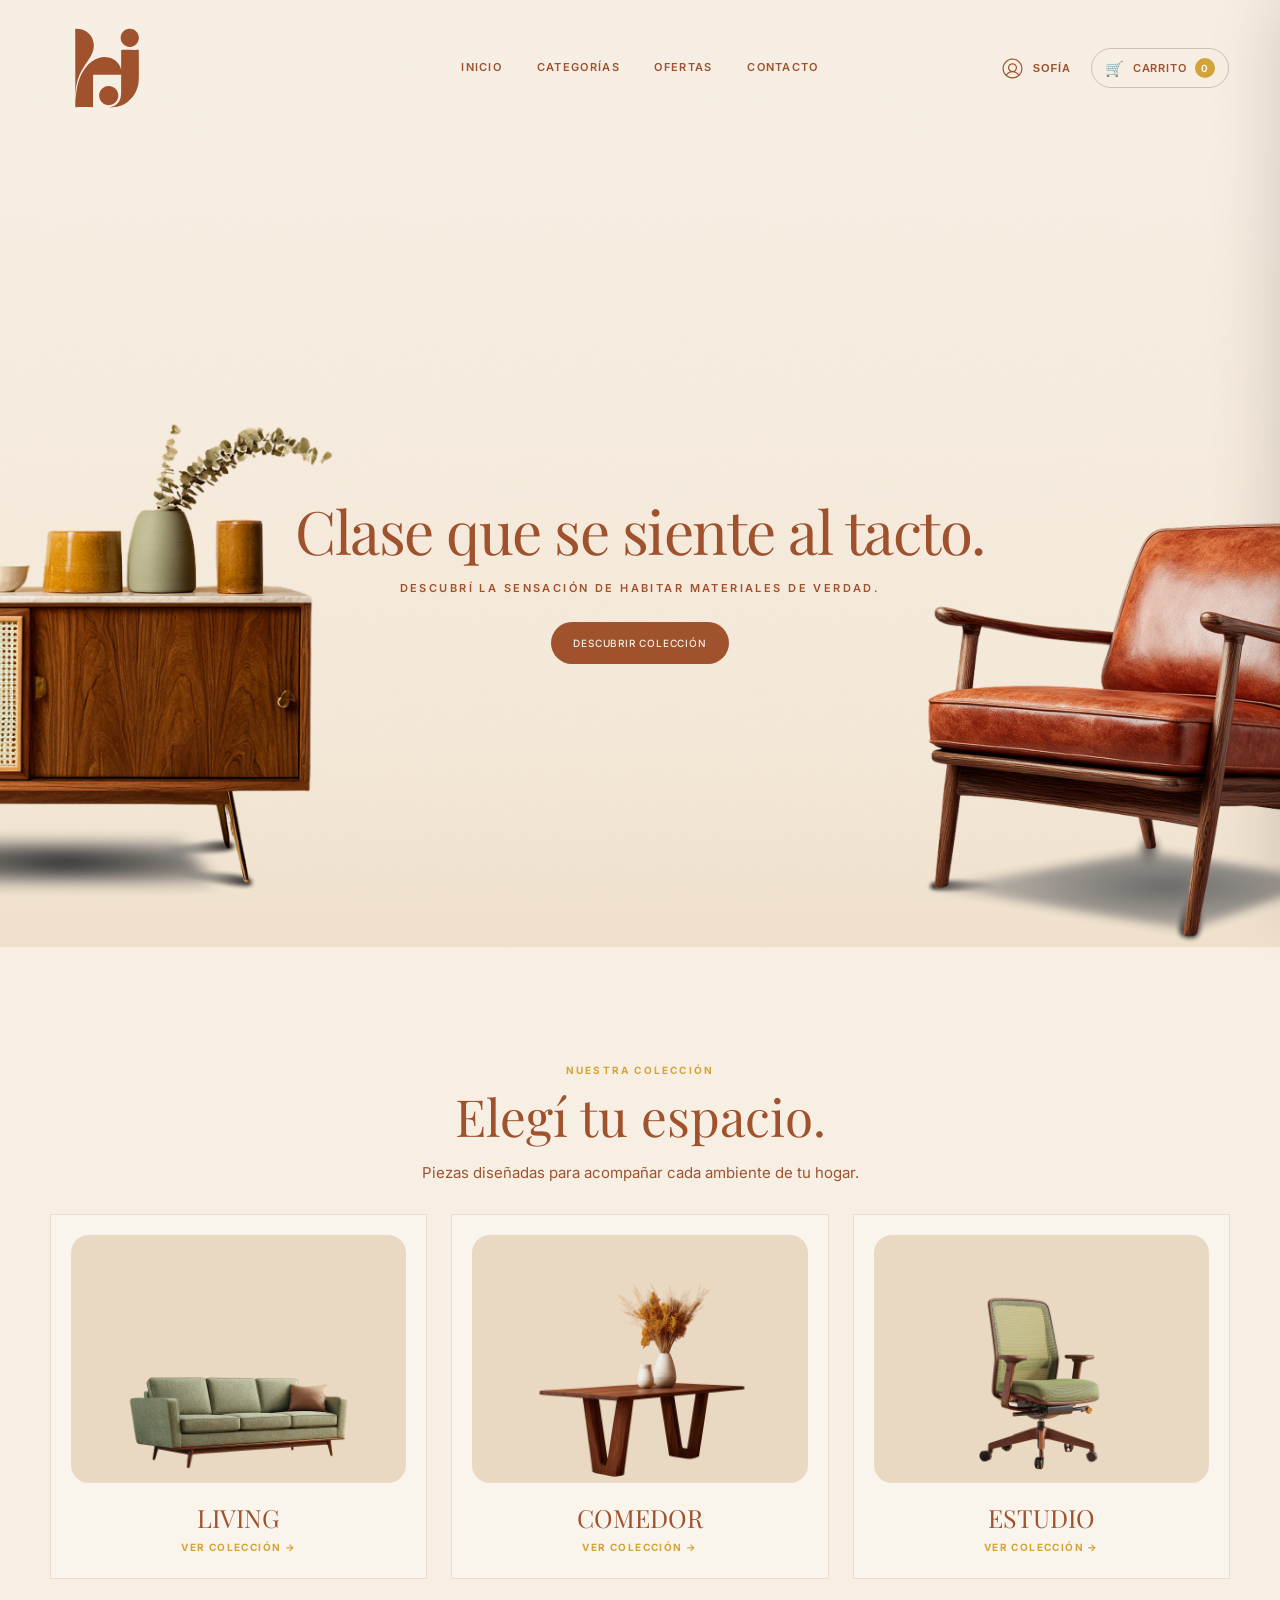
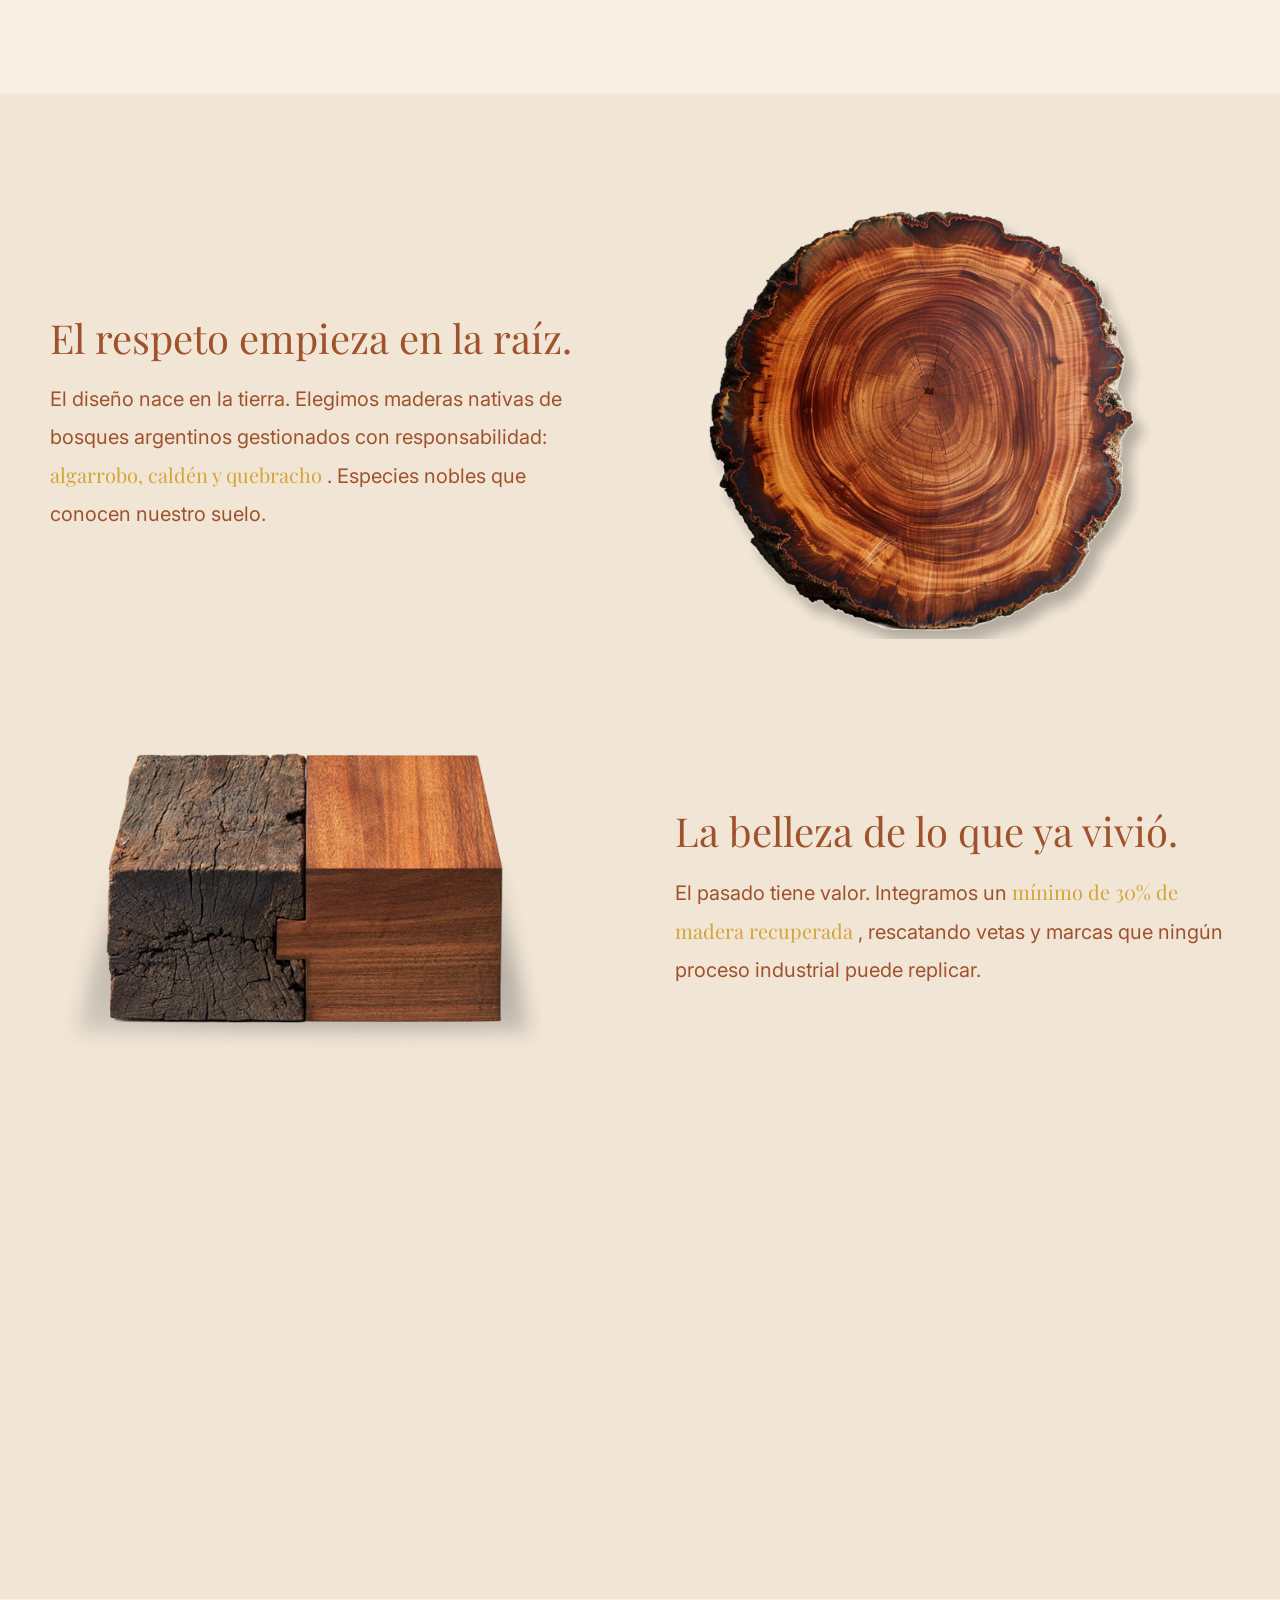
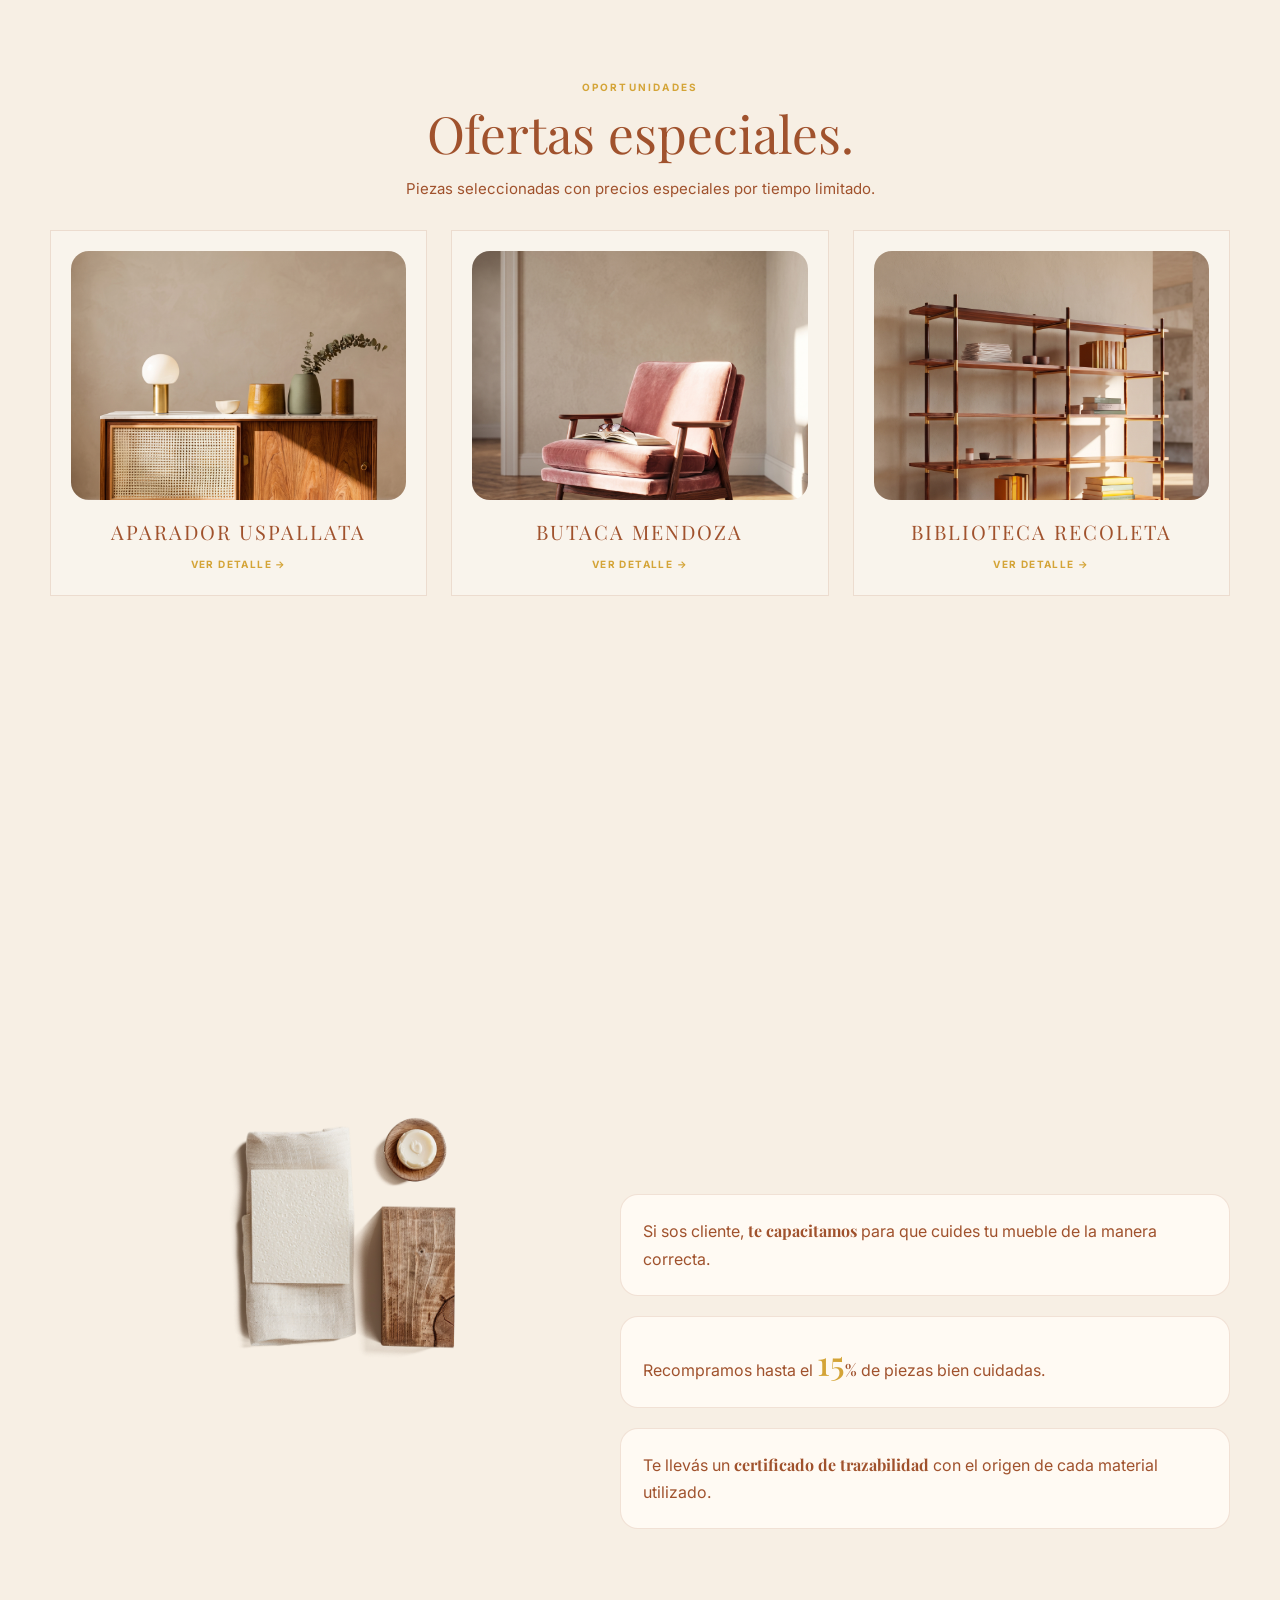
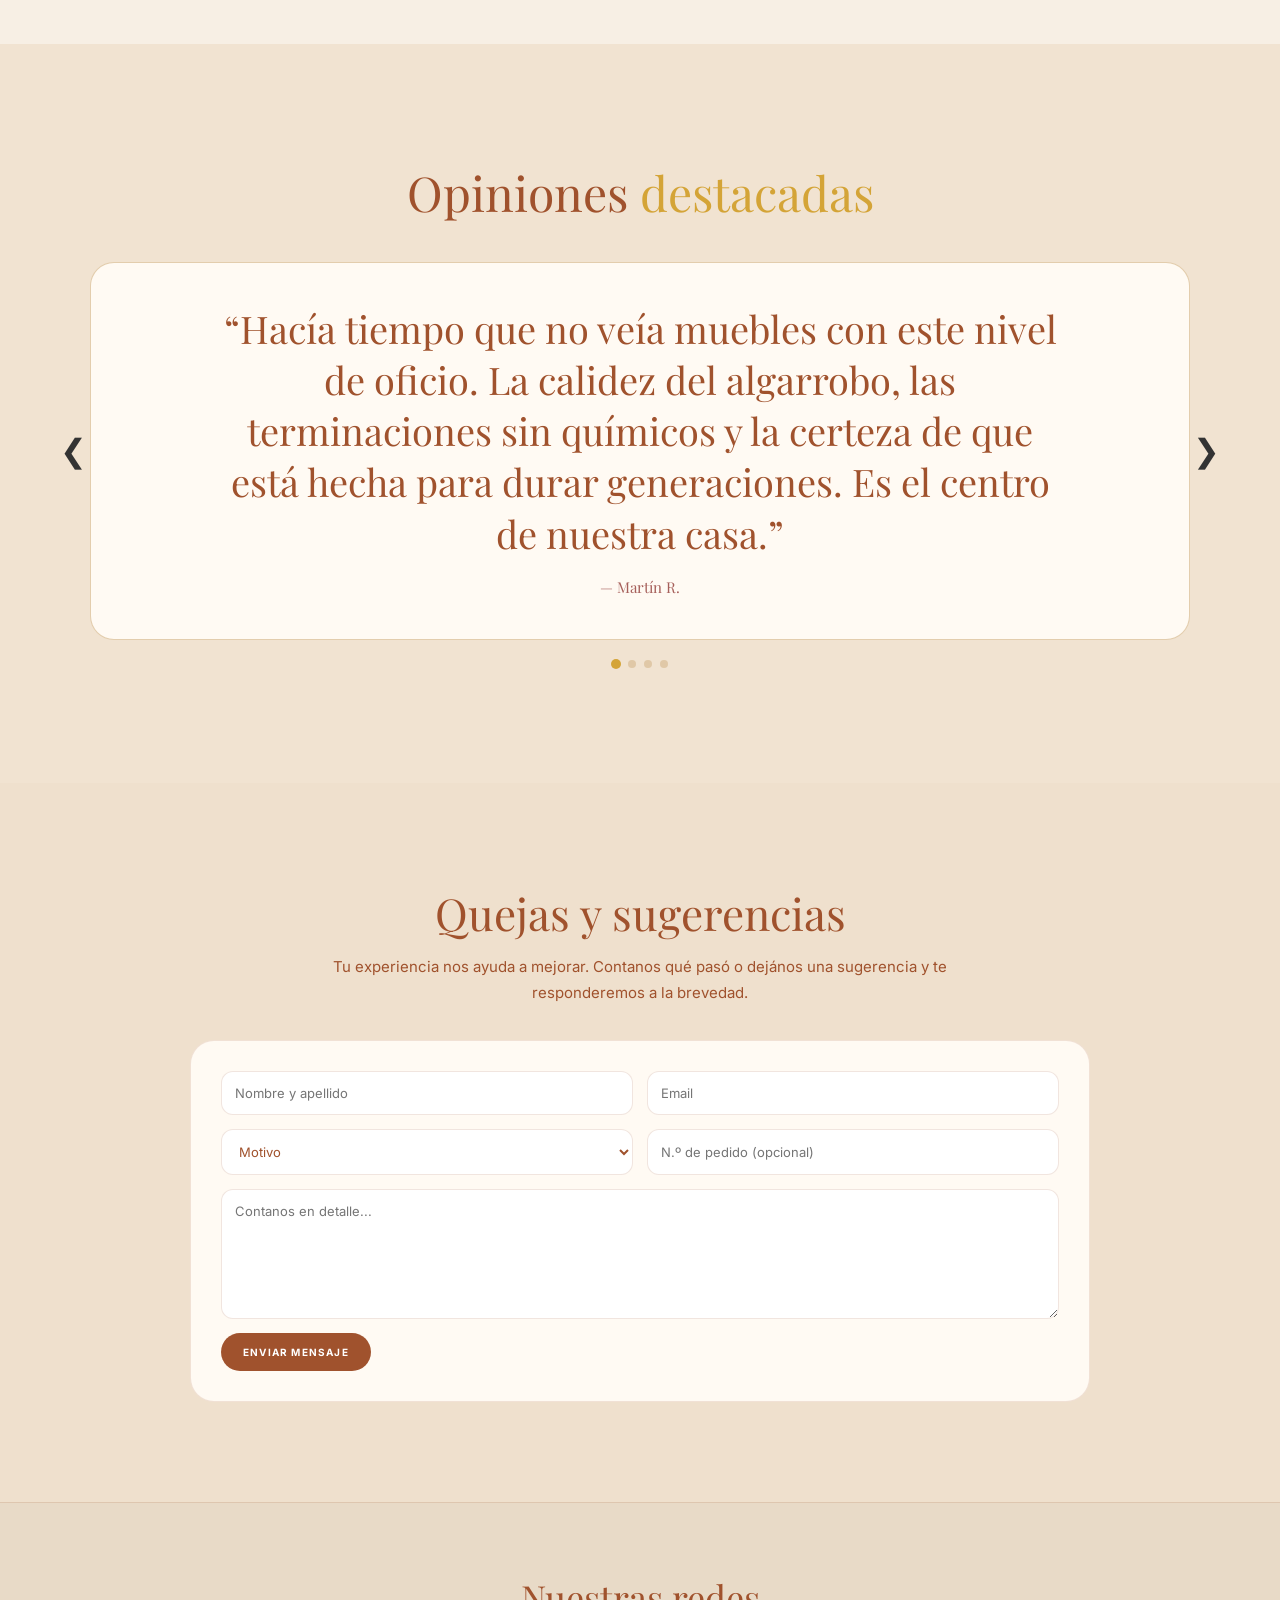
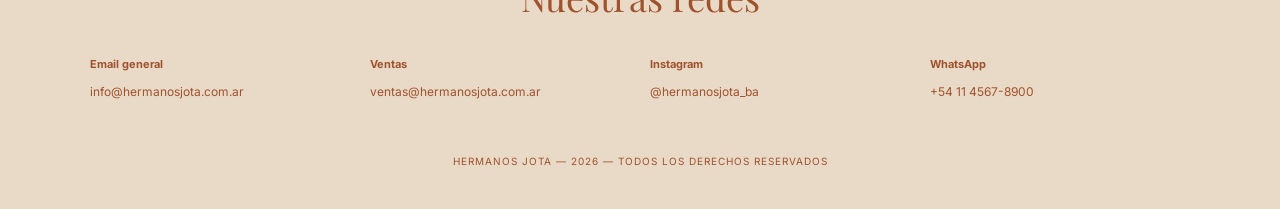
<file: index.html>
<!DOCTYPE html>
<html lang="es">

<head>
  <meta charset="UTF-8">
  <meta name="viewport" content="width=device-width, initial-scale=1.0">

  <meta name="description"
    content="Hermanos Jota — Mueblería artesanal con maderas nativas argentinas. Diseño, calidad y tradición familiar.">

  <title>Mueblería Jota</title>

  <!-- Tipografía -->
  <link rel="preconnect" href="https://fonts.googleapis.com">
<link rel="preconnect" href="https://fonts.gstatic.com" crossorigin>
<link href="https://fonts.googleapis.com/css2?family=Inter:wght@300;400;500;700&family=Playfair+Display:wght@400;700&display=swap" rel="stylesheet">

  <link
    href="https://fonts.googleapis.com/css2?family=Inter:wght@300;400;500;600;700&family=Playfair+Display:wght@400;500;600&display=swap"
    rel="stylesheet">

  <!-- Estilos -->
  <link rel="stylesheet" href="./css/variables.css">
  <link rel="stylesheet" href="./css/styles.css">
</head>

<body>

  <!-- Textura de fondo -->
  <div class="grain" aria-hidden="true"></div>


  <!-- =====================================================
       HEADER / NAVBAR
  ====================================================== -->

  <header class="nav-bar" id="navBar">

    <!-- Logo -->
    <a href="#inicio" class="nav-bar__logo-link">
      <img class="logo-header" src="./assets/logo.svg" alt="Mueblería Jota">
    </a>


    <!-- Botón menú mobile -->
    <button class="nav-bar__toggle" id="navToggle" type="button" aria-label="Abrir menú" aria-expanded="false"
      aria-controls="navLinks">
      <span></span>
      <span></span>
      <span></span>
    </button>


    <!-- Navegación principal -->
    <nav class="secciones" id="navLinks" aria-label="Navegación principal">

      <a href="#inicio">INICIO</a>

      <a href="#categorias">CATEGORÍAS</a>

      <a href="#ofertas">OFERTAS</a>

      <a href="./contacto.html">CONTACTO</a>

    </nav>


    <!-- Acciones del usuario -->
    <div class="nav-bar__actions">

      <!-- Usuario -->
      <div class="profile-wrap" id="profileWrap">
        <button class="profile" id="profileButton" type="button" aria-label="Perfil de usuario" aria-expanded="false">
          <img class="profile__icon" src="./assets/icon-user.svg" alt="">
          <span class="profile__label">SOFÍA</span>
        </button>
        <div class="profile-menu" id="profileMenu">
          <p class="profile-menu__eyebrow">MI CUENTA</p>
          <h3>Hola, Sofía</h3>
          <a href="#contacto">Mis consultas</a>
          <button type="button" id="loginToggle">Iniciar sesión</button>
          <div class="login-box" id="loginBox">
            <input type="email" id="loginEmail" placeholder="Email">
            <input type="password" id="loginPassword" placeholder="Contraseña">
            <button type="button" id="loginButton">INGRESAR</button>
          </div>
        </div>
      </div>


      <!-- Carrito -->
      <button class="cart-button" id="cartButton" type="button" aria-label="Abrir carrito" aria-controls="cartPanel">

        <span class="cart-button__icon" aria-hidden="true">
          🛒
        </span>

        <span class="cart-button__label">
          CARRITO
        </span>

        <span class="cart-button__count" id="cartCount" aria-live="polite">
          0
        </span>

      </button>

    </div>

  </header>



  <!-- =====================================================
       HERO
  ====================================================== -->

  <main>

    <section class="hero-section" id="inicio" aria-labelledby="heroTitle">

      <div class="hero-container">

        <div class="hero-copy">

          <h1 class="hero-copy__title" id="heroTitle">
            Clase que se siente al tacto.
          </h1>

          <p class="hero-copy__subtitle">
            DESCUBRÍ LA SENSACIÓN DE HABITAR MATERIALES DE VERDAD.
          </p>

          <a class="hero-copy__button" href="./productos.html">
            DESCUBRIR COLECCIÓN
          </a>

        </div>

      </div>


      <div class="hero-visuals" id="heroVisuals">

        <img class="hero-visuals__mesa" id="heroMesa" src="./assets/Group 7.png" alt="Mesa de comedor de madera">

        <img class="hero-visuals__sillon" id="heroSillon" src="./assets/Group 6.png" alt="Sillón de cuero">

      </div>

    </section>



    <!-- =====================================================
         CATEGORÍAS 
    ====================================================== -->

    <section class="categorias" id="categorias" aria-labelledby="categoriasTitle">

      <div class="categorias__container">

        <div class="section-heading">

          <p class="section-heading__eyebrow">
            NUESTRA COLECCIÓN
          </p>

          <h2 class="section-heading__title" id="categoriasTitle">
            Elegí tu espacio.
          </h2>

          <p class="section-heading__text">
            Piezas diseñadas para acompañar cada ambiente de tu hogar.
          </p>

        </div>


        <div class="categorias__grid">

          <!-- Tarjeta 1: Living -->
          <a class="categoria-card" href="./productos.html?categoria=livings">
            <span class="categoria-card__image">
              <img src="./assets/Sofá Patagonia.png" alt="Muebles para living">
            </span>
        
            <span class="categoria-card__name">
              LIVING
            </span>
        
            <span class="categoria-card__action">
              <span class="categoria-card__link">VER COLECCIÓN →</span>
            </span>
          </a>
        
          <!-- Tarjeta 2: Comedor -->
          <a class="categoria-card" href="./productos.html?categoria=comedor">
            <span class="categoria-card__image">
              <img src="./assets/Mesa Comedor Pampa.png" alt="Muebles para comedor">
            </span>
        
            <span class="categoria-card__name">
              COMEDOR
            </span>
        
            <span class="categoria-card__action">
              <span class="categoria-card__link">VER COLECCIÓN →</span>
            </span>
          </a>
        
          <!-- Tarjeta 3: Estudio -->
          <a class="categoria-card" href="./productos.html?categoria=estudio">
            <span class="categoria-card__image">
              <img src="./assets/Silla de Trabajo Belgrano.png" alt="Muebles para estudio">
            </span>
        
            <span class="categoria-card__name">
              ESTUDIO
            </span>
        
            <span class="categoria-card__action">
              <span class="categoria-card__link">VER COLECCIÓN →</span>
            </span>
          </a>
        
        </div>

      </div>

    </section>



    <!-- =====================================================
         SOSTENIBILIDAD
    ====================================================== -->

    <section class="sostenibilidad" id="sostenibilidad">

      <div class="sostenibilidad__container">


        <article class="sostenibilidad__row reveal reveal--left">

          <div class="sostenibilidad__copy">

            <h2 class="sostenibilidad__title">
              El respeto empieza en la raíz.
            </h2>

            <p class="sostenibilidad__text">
              El diseño nace en la tierra. Elegimos maderas nativas
              de bosques argentinos gestionados con responsabilidad:
              <span class="sostenibilidad__accent">
                algarrobo, caldén y quebracho
              </span>.
              Especies nobles que conocen nuestro suelo.
            </p>

          </div>


          <div class="sostenibilidad__media">

            <img
              src="./assets/u2884128359_A_raw_cross-section_log_of_Argentine_Algarrobo_wo_39d5ba76-1113-412d-8379-6209f2582572_3 1.png"
              alt="Corte transversal de un tronco de algarrobo" loading="lazy">

          </div>

        </article>



        <article class="sostenibilidad__row sostenibilidad__row--reverse reveal reveal--right">

          <div class="sostenibilidad__copy">

            <h2 class="sostenibilidad__title">
              La belleza de lo que ya vivió.
            </h2>

            <p class="sostenibilidad__text">
              El pasado tiene valor. Integramos un
              <span class="sostenibilidad__accent">
                mínimo de 30% de madera recuperada
              </span>,
              rescatando vetas y marcas que ningún proceso industrial
              puede replicar.
            </p>

          </div>


          <div class="sostenibilidad__media">

            <img src="./assets/Group 8.png" alt="Unión de madera recuperada y madera nueva" loading="lazy">

          </div>

        </article>



        <article class="sostenibilidad__row reveal reveal--left">

          <div class="sostenibilidad__copy">

            <h2 class="sostenibilidad__title">
              Cercanía, oficio y aire limpio.
            </h2>

            <p class="sostenibilidad__text">
              Oficio local en el Gran Buenos Aires y
              <span class="sostenibilidad__accent">
                acabados de bajo COV, libres de toxinas
              </span>.
              Cuidamos a los artesanos y creamos piezas que respiran
              con tu hogar.
            </p>

          </div>


          <div class="sostenibilidad__media">

            <img
              src="./assets/u2884128359_A_raw_cross-section_log_of_Argentine_Algarrobo_wo_39d5ba76-1113-412d-8379-6209f2582572_32.png"
              alt="Acabado natural de madera" loading="lazy">

          </div>

        </article>

      </div>

    </section>


    <!-- =====================================================
         OFERTAS
    ====================================================== -->

    <section class="destacados" id="ofertas" aria-labelledby="ofertasTitle">

      <div class="ofertas__container">

        <div class="section-heading">

          <p class="section-heading__eyebrow">
            OPORTUNIDADES
          </p>

          <h2 class="section-heading__title" id="ofertasTitle">
            Ofertas especiales.
          </h2>

          <p class="section-heading__text">
            Piezas seleccionadas con precios especiales por tiempo limitado.
          </p>

        </div>


        <div class="ofertas__products" id="ofertasProducts"></div>

      </div>
      <div class="destacados__container">

        
    
        <div class="destacados__grid">
    
          <!-- Card 1 -->
<a class="destacado-card" href="./producto-detalle.html?id=6">
  <div class="destacado-card__image">
    <img src="./assets/fotos_prod/aparador_uspallata_prod.jpg" alt="Aparador Uspallata">
  </div>

  <h3 class="destacado-card__name">
    Aparador Uspallata
  </h3>

  <div class="destacado-card__action">
    <span class="destacado-card__link">VER DETALLE →</span>
  </div>
</a>

<!-- Card 2 -->
<a class="destacado-card" href="./producto-detalle.html?id=9">
  <div class="destacado-card__image">
    <img src="./assets/fotos_prod/butaca_mendoza_prod.jpg" alt="Butaca Mendoza">
  </div>

  <h3 class="destacado-card__name">
    Butaca Mendoza
  </h3>

  <div class="destacado-card__action">
    <span class="destacado-card__link">VER DETALLE →</span>
  </div>
</a>

<!-- Card 3 -->
<a class="destacado-card" href="./producto-detalle.html?id=4">
  <div class="destacado-card__image">
    <img src="./assets/fotos_prod/biblio_recoleta_prod.jpg" alt="Biblioteca Recoleta">
  </div>

  <h3 class="destacado-card__name">
    Biblioteca Recoleta
  </h3>

  <div class="destacado-card__action">
    <span class="destacado-card__link">VER DETALLE →</span>
  </div>
</a>
    
        </div>
    
      </div>
    </section>



    <!-- =====================================================
         GARANTÍA
    ====================================================== -->

    <section class="garantia" id="garantia">

      <div class="garantia__container">

        <h2 class="garantia__title reveal">
          Pensado para toda la vida y cuidado por las mismas manos.
        </h2>


        <div class="garantia__content">

          <div class="garantia__media reveal reveal--left">

            <img
              src="./assets/u2884128359_A_raw_cross-section_log_of_Argentine_Algarrobo_wo_39d5ba76-1113-412d-8379-6209f2582572_3.png"
              alt="Telas, jabón y madera natural" loading="lazy">

          </div>


          <div class="garantia__list">

            <p class="garantia__item reveal">
              Tu mueble cuenta con una garantía de
              <strong>
                <span class="counter" data-target="10">0</span> años
              </strong>
              en estructura y
              <strong>
                <span class="counter" data-target="5">0</span> años
              </strong>
              en acabados.
            </p>


            <p class="garantia__item reveal">
              Te ofrecemos un servicio de
              <strong>restauración</strong>
              donde recuperamos tu pieza antigua.
            </p>


            <p class="garantia__item reveal">
              Si sos cliente,
              <strong>te capacitamos</strong>
              para que cuides tu mueble de la manera correcta.
            </p>


            <p class="garantia__item reveal">
              Recompramos hasta el
              <strong>
                <span class="counter" data-target="40">0</span>%
              </strong>
              de piezas bien cuidadas.
            </p>


            <p class="garantia__item reveal">
              Te llevás un
              <strong>certificado de trazabilidad</strong>
              con el origen de cada material utilizado.
            </p>

          </div>

        </div>

      </div>

    </section>



    <!-- =====================================================
         OPINIONES
    ====================================================== -->

    <section class="opiniones" id="opiniones">

      <div class="opiniones__container">

        <h2 class="opiniones__title reveal">
          Opiniones
          <span class="opiniones__title-accent">
            destacadas
          </span>
        </h2>


        <div class="opiniones__slider">


          <blockquote class="opiniones__card opiniones__card--active" data-index="0">

            <p class="opiniones__quote">
              “Hacía tiempo que no veía muebles con este nivel de oficio.
              La calidez del algarrobo, las terminaciones sin químicos
              y la certeza de que está hecha para durar generaciones.
              Es el centro de nuestra casa.”
            </p>

            <footer class="opiniones__author">
              — Martín R.
            </footer>

          </blockquote>


          <blockquote class="opiniones__card" data-index="1" hidden>

            <p class="opiniones__quote">
              “El sillón Patagonia superó todas nuestras expectativas.
              Se nota el cuidado en cada detalle y el cuero envejece
              de una forma hermosa.”
            </p>

            <footer class="opiniones__author">
              — Carolina M.
            </footer>

          </blockquote>


          <blockquote class="opiniones__card" data-index="2" hidden>

            <p class="opiniones__quote">
              “Pedimos una mesa a medida y el proceso fue impecable:
              asesoramiento, muestras de madera y plazos cumplidos.”
            </p>

            <footer class="opiniones__author">
              — Diego y Lucía
            </footer>

          </blockquote>


          <blockquote class="opiniones__card" data-index="3" hidden>

            <p class="opiniones__quote">
              “La biblioteca Recoleta transformó nuestro living.
              Materiales nobles, terminaciones perfectas y un equipo
              que realmente escucha.”
            </p>

            <footer class="opiniones__author">
              — Ana P.
            </footer>

          </blockquote>

        </div>


        <div class="opiniones__dots" role="tablist" aria-label="Testimonios">

          <button class="opiniones__dot opiniones__dot--active" type="button" aria-label="Opinión 1"
            data-index="0"></button>

          <button class="opiniones__dot" type="button" aria-label="Opinión 2" data-index="1"></button>

          <button class="opiniones__dot" type="button" aria-label="Opinión 3" data-index="2"></button>

          <button class="opiniones__dot" type="button" aria-label="Opinión 4" data-index="3"></button>

        </div>

      </div>

    </section>

  </main>



  <section class="quejas" id="quejas" aria-labelledby="quejasTitle">
    <div class="quejas__container">
      <h2 class="quejas__title" id="quejasTitle">Quejas y sugerencias</h2>
      <p class="quejas__intro">Tu experiencia nos ayuda a mejorar. Contanos qué pasó o dejános una sugerencia y te
        responderemos a la brevedad.</p>
      <form class="quejas__form" id="quejasForm">
        <input type="text" placeholder="Nombre y apellido" required>
        <input type="email" placeholder="Email" required>
        <select required>
          <option value="">Motivo</option>
          <option>Queja</option>
          <option>Sugerencia</option>
          <option>Consulta</option>
          <option>Postventa</option>
        </select>
        <input type="text" placeholder="N.º de pedido (opcional)">
        <textarea placeholder="Contanos en detalle..." required></textarea>
        <button type="submit">ENVIAR MENSAJE</button>
      </form>
    </div>
  </section>

  <!-- =====================================================
       PANEL DEL CARRITO
  ====================================================== -->

  <aside class="cart-panel" id="cartPanel" aria-label="Carrito de compras" aria-hidden="true">

    <div class="cart-panel__header">

      <h2 class="cart-panel__title">
        Tu carrito
      </h2>

      <button class="cart-panel__close" id="cartClose" type="button" aria-label="Cerrar carrito">
        ×
      </button>

    </div>


    <div class="cart-panel__items" id="cartItems">

      <p class="cart-panel__empty">
        Tu carrito está vacío.
      </p>

    </div>


    <div class="cart-panel__footer">

      <div class="cart-panel__total">

        <span>
          Total
        </span>

        <strong id="cartTotal">
          $0
        </strong>

      </div>


      <button class="cart-panel__checkout" id="cartCheckout" type="button">
        FINALIZAR COMPRA
      </button>

    </div>

  </aside>


  <!-- Fondo oscuro del carrito -->
  <div class="cart-overlay" id="cartOverlay" hidden></div>



  <!-- =====================================================
       FOOTER
  ====================================================== -->

  <footer class="pie">

    <div class="pie__container">

      <h2 class="pie__title reveal">
        Nuestras redes
      </h2>


      <div class="pie__redes">


        <div class="pie__item reveal">

          <p class="pie__label">
            Email general
          </p>

          <a class="pie__link" href="mailto:info@hermanosjota.com.ar">
            info@hermanosjota.com.ar
          </a>

        </div>


        <div class="pie__item reveal">

          <p class="pie__label">
            Ventas
          </p>

          <a class="pie__link" href="mailto:ventas@hermanosjota.com.ar">
            ventas@hermanosjota.com.ar
          </a>

        </div>


        <div class="pie__item reveal">

          <p class="pie__label">
            Instagram
          </p>

          <a class="pie__link" href="https://www.instagram.com/hermanosjota_ba" target="_blank"
            rel="noopener noreferrer">
            @hermanosjota_ba
          </a>

        </div>


        <div class="pie__item reveal">

          <p class="pie__label">
            WhatsApp
          </p>

          <a class="pie__link" href="https://wa.me/541145678900">
            +54 11 4567-8900
          </a>

        </div>

      </div>


      <p class="pie__copy">
        HERMANOS JOTA — 2026 — TODOS LOS DERECHOS RESERVADOS
      </p>

    </div>

  </footer>



  <!-- =====================================================
       JAVASCRIPT
  ====================================================== -->

  <script src="./main.js"></script>

</body>

</html>
</file>
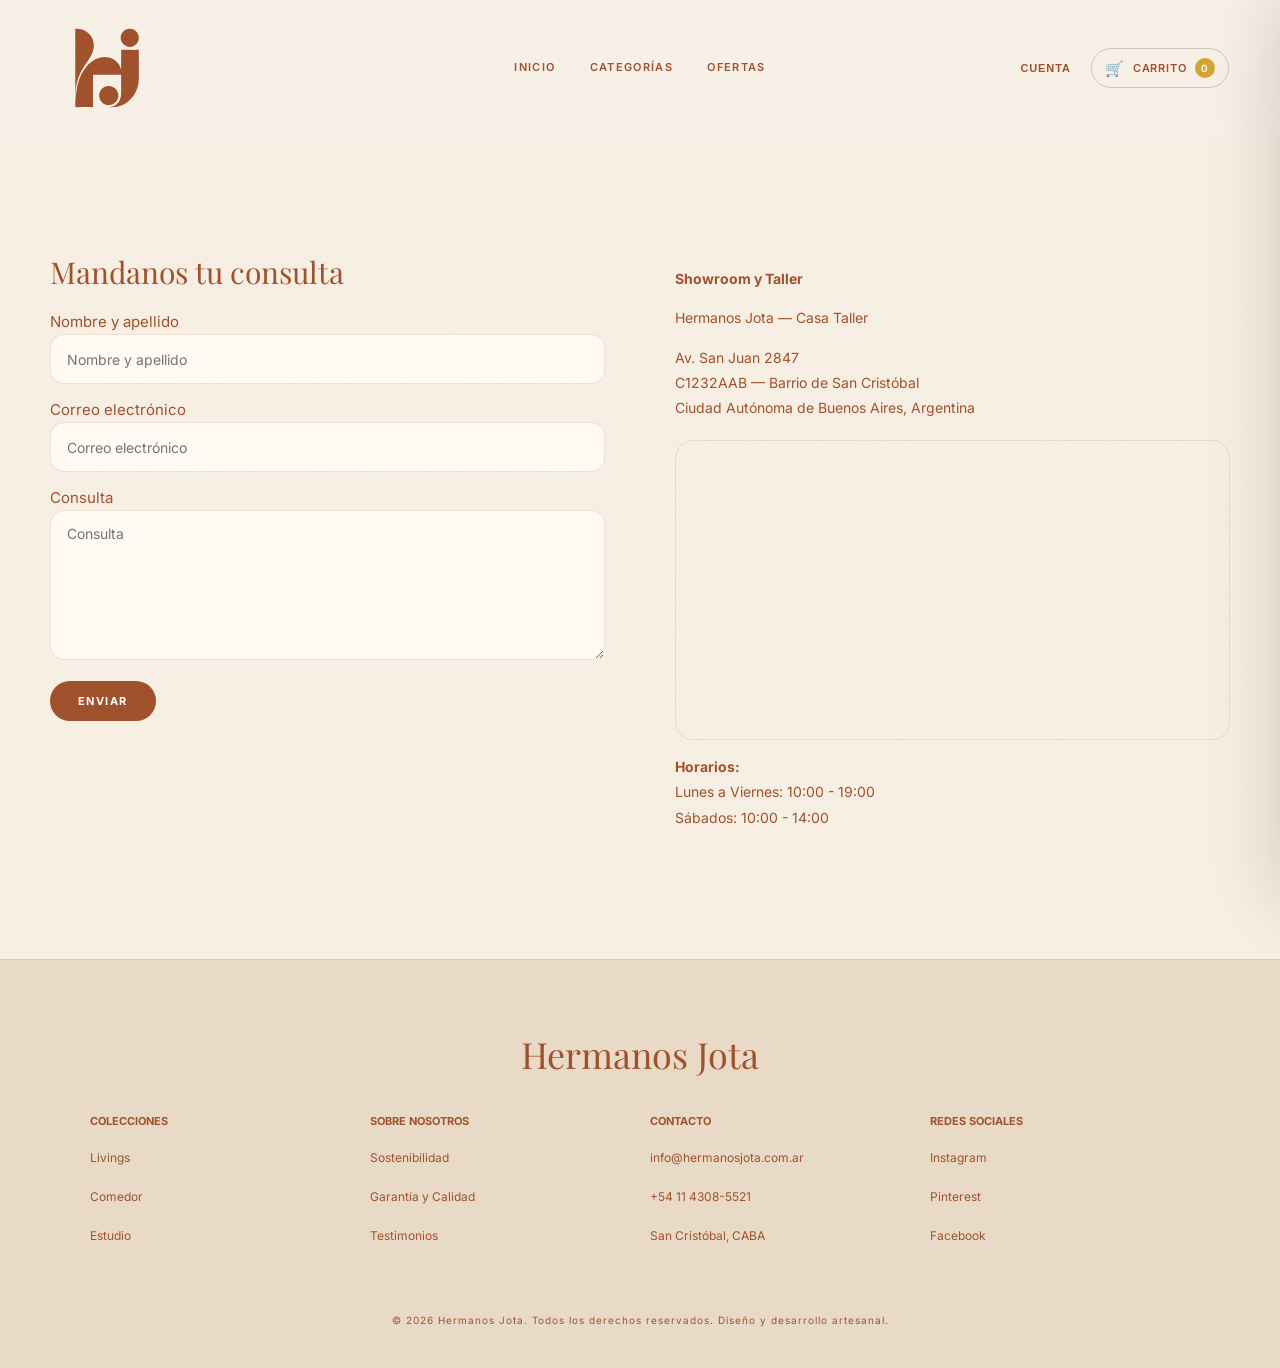
<file: contacto.html>
<!DOCTYPE html>
<html lang="es">
<head>
  <meta charset="UTF-8">
  <meta name="viewport" content="width=device-width, initial-scale=1.0">
  <title>Contacto — Hermanos Jota</title>

  <!-- Tipografías de marca -->
  <link rel="preconnect" href="https://fonts.googleapis.com">
  <link rel="preconnect" href="https://fonts.gstatic.com" crossorigin>
  <link href="https://fonts.googleapis.com/css2?family=Inter:wght@300;400;500;600;700&family=Playfair+Display:ital,wght@0,400;0,700;1,400&display=swap" rel="stylesheet">

  <link rel="stylesheet" href="./css/styles.css">
</head>
<body>

  <!-- Capa de textura grain -->
  <div class="grain"></div>

  <!-- HEADER -->
  <header class="nav-bar" id="navBar">
    <a href="./index.html" class="nav-bar__logo-link">
      <img src="./assets/logo.svg" alt="Hermanos Jota" class="logo-header">
    </a>

    <nav class="secciones" id="navLinks">
      <a href="./index.html">INICIO</a>
      
      <a href="./index.html#categorias">CATEGORÍAS</a>

      <a href="./index.html#ofertas">OFERTAS</a>
    </nav>

    <div class="nav-bar__actions">
      <!-- Perfil / Login -->
      <div class="profile-wrap" id="profileWrap">
        <button class="profile" id="profileBtn" type="button" aria-label="Mi cuenta">
          <span class="profile__label">CUENTA</span>
        </button>
      </div>

      <!-- Botón de Carrito con Contador dinámico -->
      <button class="cart-button" id="cartButton" type="button" aria-label="Ver carrito">
        <span class="cart-button__icon">🛒</span>
        <span class="cart-button__label">CARRITO</span>
        <span class="cart-button__count" id="cartCount">0</span>
      </button>

      <!-- Botón Menú Mobile -->
      <button class="nav-bar__toggle" id="navToggle" type="button" aria-label="Abrir menú" aria-expanded="false">
        <span></span>
        <span></span>
        <span></span>
      </button>
    </div>
  </header>

  <!-- CONTENIDO PRINCIPAL -->
  <main>
    <section class="contacto" id="contacto">
      <div class="contacto__container">



        <div class="contacto__layout">

          <!-- Formulario de Contacto -->
          <form class="contacto__form reveal" id="contactoForm" action="#" method="post" novalidate>
            <p class="contacto__form-title">
              Mandanos tu consulta
            </p>

            <div class="contacto__fields">

              <div class="contacto__field">
                <label class="contacto__sr-only" for="nombre">
                  Nombre y apellido
                </label>
                <input 
                  id="nombre" 
                  class="contacto__input" 
                  type="text" 
                  name="nombre" 
                  placeholder="Nombre y apellido"
                  autocomplete="name" 
                  required
                >
              </div>

              <div class="contacto__field">
                <label class="contacto__sr-only" for="email">
                  Correo electrónico
                </label>
                <input 
                  id="email" 
                  class="contacto__input" 
                  type="email" 
                  name="email" 
                  placeholder="Correo electrónico"
                  autocomplete="email" 
                  required
                >
              </div>

              <div class="contacto__field">
                <label class="contacto__sr-only" for="consulta">
                  Consulta
                </label>
                <textarea 
                  id="consulta" 
                  class="contacto__textarea" 
                  name="consulta" 
                  placeholder="Consulta" 
                  rows="6"
                  required
                ></textarea>
              </div>

            </div>

            <button class="contacto__submit" type="submit">
              ENVIAR
            </button>

            <!-- Mensaje de éxito gestionado por main.js -->
            <p class="contacto__success" id="contactoSuccess" hidden>
              Recibimos tu consulta. Te respondemos en menos de 24 horas.
            </p>
          </form>

          <!-- Información de Contacto / Showroom -->
          <aside class="contacto__info reveal reveal--right">

            <address class="contacto__address">
              <p>
                <strong>Showroom y Taller</strong>
              </p>
              <p>
                Hermanos Jota — Casa Taller
              </p>
              <p>
                Av. San Juan 2847<br>
                C1232AAB — Barrio de San Cristóbal<br>
                Ciudad Autónoma de Buenos Aires, Argentina
              </p>
            </address>

            <div class="map-container">
              <iframe
                src="https://www.google.com/maps?q=Av.+San+Juan+2847,+San+Crist%C3%B3bal,+Buenos+Aires&output=embed"
                title="Ubicación del showroom Hermanos Jota" 
                width="100%" 
                height="100%" 
                style="border:0"
                allowfullscreen="" 
                loading="lazy" 
                referrerpolicy="no-referrer-when-downgrade">
              </iframe>
            </div>

            <p class="contacto__horarios">
              <strong>Horarios:</strong><br>
              Lunes a Viernes: 10:00 - 19:00<br>
              Sábados: 10:00 - 14:00
            </p>

          </aside>

        </div>

      </div>
    </section>
  </main>

  <!-- FOOTER -->
  <footer class="pie">
    <div class="pie__container">
      <h3 class="pie__title">Hermanos Jota</h3>

      <div class="pie__redes">
        <div>
          <p class="pie__label">COLECCIONES</p>
          <p><a href="./productos.html?categoria=livings" class="pie__link">Livings</a></p>
          <p><a href="./productos.html?categoria=comedor" class="pie__link">Comedor</a></p>
          <p><a href="./productos.html?categoria=estudio" class="pie__link">Estudio</a></p>
        </div>

        <div>
          <p class="pie__label">SOBRE NOSOTROS</p>
          <p><a href="./index.html#sostenibilidad" class="pie__link">Sostenibilidad</a></p>
          <p><a href="./index.html#garantia" class="pie__link">Garantía y Calidad</a></p>
          <p><a href="./index.html#opiniones" class="pie__link">Testimonios</a></p>
        </div>

        <div>
          <p class="pie__label">CONTACTO</p>
          <p><a href="mailto:info@hermanosjota.com.ar" class="pie__link">info@hermanosjota.com.ar</a></p>
          <p><a href="tel:+541143085521" class="pie__link">+54 11 4308-5521</a></p>
          <p><span class="pie__link">San Cristóbal, CABA</span></p>
        </div>

        <div>
          <p class="pie__label">REDES SOCIALES</p>
          <p><a href="https://instagram.com" target="_blank" rel="noopener noreferrer" class="pie__link">Instagram</a></p>
          <p><a href="https://pinterest.com" target="_blank" rel="noopener noreferrer" class="pie__link">Pinterest</a></p>
          <p><a href="https://facebook.com" target="_blank" rel="noopener noreferrer" class="pie__link">Facebook</a></p>
        </div>
      </div>

      <p class="pie__copy">
        © 2026 Hermanos Jota. Todos los derechos reservados. Diseño y desarrollo artesanal.
      </p>
    </div>
  </footer>

  <!-- DRAWER Y OVERLAY DEL CARRITO -->
  <div class="cart-overlay" id="cartOverlay"></div>
  <aside class="cart-panel" id="cartPanel">
    <div class="cart-panel__header">
      <h3 class="cart-panel__title">Tu Carrito</h3>
      <button class="cart-panel__close" id="cartClose" type="button" aria-label="Cerrar carrito">×</button>
    </div>
    <div class="cart-panel__items" id="cartItems"></div>
    <div class="cart-panel__footer">
      <div class="cart-panel__total">
        <span>Total:</span>
        <strong id="cartTotal">$ 0</strong>
      </div>
      <button class="cart-panel__checkout" type="button">INICIAR COMPRA</button>
    </div>
  </aside>

  <!-- SCRIPT PRINCIPAL -->
  <script src="./main.js"></script>
</body>
</html>
</file>
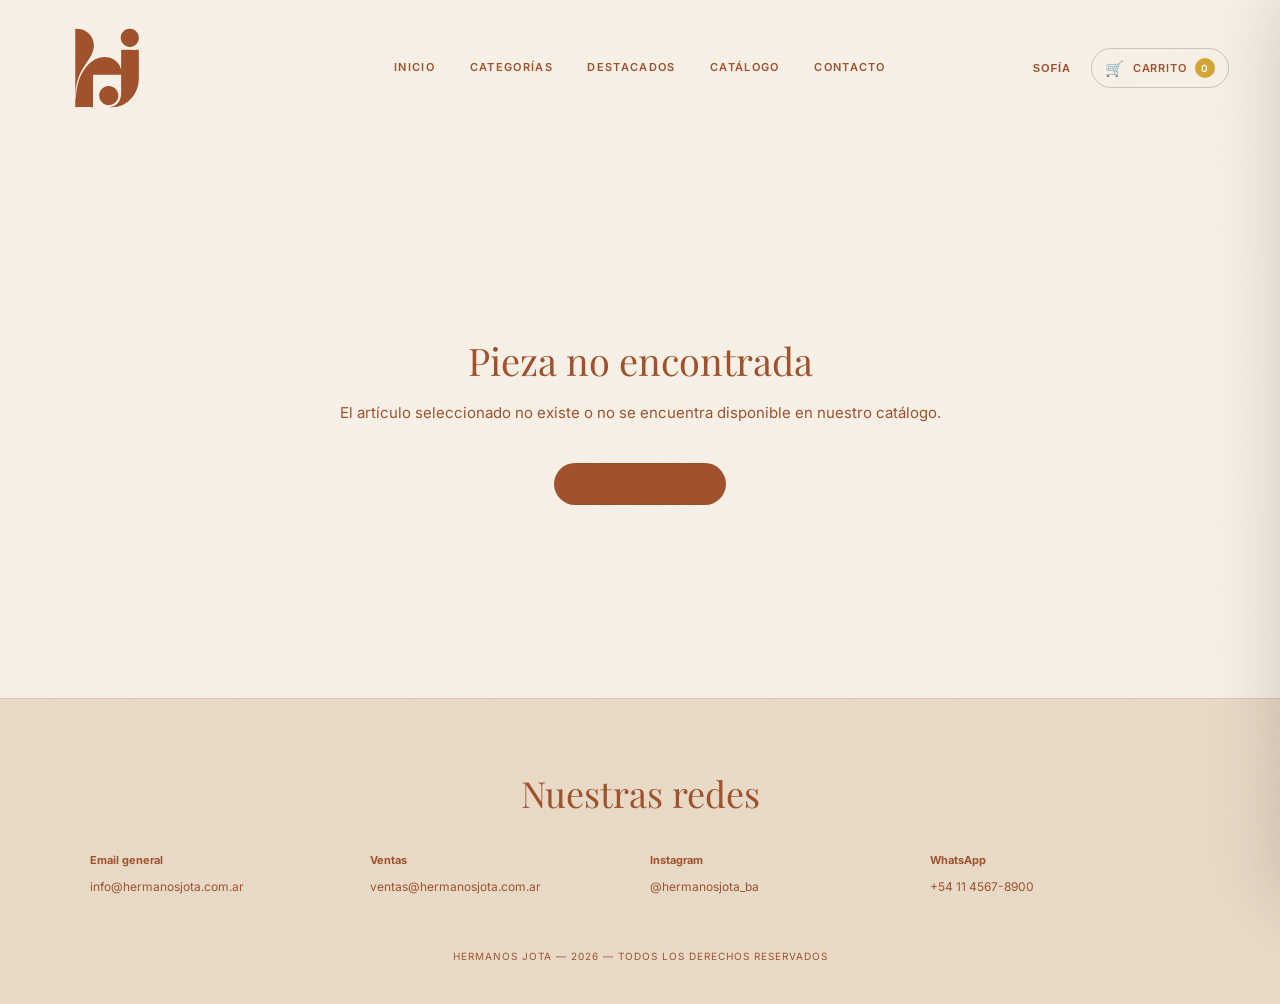
<file: producto-detalle.html>
<!DOCTYPE html>
<html lang="es">
<head>
  <meta charset="UTF-8">
  <meta name="viewport" content="width=device-width, initial-scale=1.0">
  <title>Hermanos Jota</title>
  <link rel="preconnect" href="https://fonts.googleapis.com">
  <link rel="preconnect" href="https://fonts.gstatic.com" crossorigin>
  <link href="https://fonts.googleapis.com/css2?family=Inter:wght@400;500;600;700&family=Playfair+Display:ital,wght@0,400;0,600;1,400&display=swap" rel="stylesheet">
  <link rel="stylesheet" href="./css/styles.css">
</head>
<body>
  <div class="grain" aria-hidden="true"></div>

  <!-- HEADER -->
  <header class="nav-bar">
    <a href="./index.html" class="nav-bar__logo-link">
      <img class="logo-header" src="./assets/logo.svg" alt="Hermanos Jota">
    </a>

    <nav class="secciones" id="navLinks" aria-label="Navegación principal">
      <a href="./index.html#inicio">INICIO</a>
      <a href="./index.html#categorias">CATEGORÍAS</a>
      <a href="./index.html#destacados">DESTACADOS</a>
      <a href="./productos.html">CATÁLOGO</a>
      <a href="./contacto.html">CONTACTO</a>
    </nav>

    <div class="nav-bar__actions">
      <button class="profile" type="button" aria-label="Mi cuenta">
        <span class="profile__label">SOFÍA</span>
      </button>
      <button class="cart-button" id="cartButton" type="button" aria-label="Carrito de compras">
        <span class="cart-button__icon">🛒</span>
        <span class="cart-button__label">CARRITO</span>
        <span class="cart-button__count" id="cartCount">0</span>
      </button>
    </div>
  </header>

  <!-- DETALLE DEL PRODUCTO -->
  <main class="detalle-page" id="detallePage">
    <div class="detalle-container" id="detalleContenedor">
      
      <!-- Columna Izquierda: Visual -->
      <div class="detalle-visual">
        <div class="detalle-visual__frame">
          <div class="producto-badges" id="detalleBadges"></div>
          <img id="detalleImagen" src="" alt="">
        </div>
      </div>

      <!-- Columna Derecha: Información y Ficha Técnica -->
      <div class="detalle-info">
        <nav class="detalle-breadcrumb" aria-label="Ruta de navegación">
          <a href="./index.html">INICIO</a> / 
          <a href="./productos.html">COLECCIÓN</a> / 
          <span id="detalleCategoriaBreadcrumb">CATEGORÍA</span>
        </nav>

        <h1 id="detalleTitulo" class="detalle-titulo">Cargando producto...</h1>
        <p id="detallePrecio" class="detalle-precio">$0</p>
        
        <p id="detalleDescripcion" class="detalle-descripcion"></p>

        <!-- Ficha técnica dinámica (dl semántico) -->
        <dl class="detalle-specs" id="detalleSpecsLista"></dl>

        <!-- Acciones -->
        <div class="detalle-acciones">
          <button type="button" id="detalleBtnAgregar" class="detalle-btn-add">
            AGREGAR AL CARRITO
          </button>
        </div>
      </div>

    </div>
  </main>

  <!-- =====================================================
     PANEL DEL CARRITO
====================================================== -->
<aside class="cart-panel" id="cartPanel" aria-label="Carrito de compras" aria-hidden="true">

  <div class="cart-panel__header">
    <h2 class="cart-panel__title">
      Tu carrito
    </h2>

    <button
      class="cart-panel__close"
      id="cartClose"
      type="button"
      aria-label="Cerrar carrito">
      ×
    </button>
  </div>

  <div class="cart-panel__items" id="cartItems">

    <p class="cart-panel__empty">
      Tu carrito está vacío.
    </p>

  </div>

  <div class="cart-panel__footer">

    <div class="cart-panel__total">
      <span>Total</span>

      <strong id="cartTotal">
        $0
      </strong>
    </div>

    <button
      class="cart-panel__checkout"
      id="cartCheckout"
      type="button">
      FINALIZAR COMPRA
    </button>

  </div>

</aside>

<!-- Fondo oscuro del carrito -->
<div class="cart-overlay" id="cartOverlay" hidden></div>


  <!-- FOOTER -->
  <footer class="pie">

    <div class="pie__container">

      <h2 class="pie__title reveal">
        Nuestras redes
      </h2>


      <div class="pie__redes">


        <div class="pie__item reveal">

          <p class="pie__label">
            Email general
          </p>

          <a class="pie__link" href="mailto:info@hermanosjota.com.ar">
            info@hermanosjota.com.ar
          </a>

        </div>


        <div class="pie__item reveal">

          <p class="pie__label">
            Ventas
          </p>

          <a class="pie__link" href="mailto:ventas@hermanosjota.com.ar">
            ventas@hermanosjota.com.ar
          </a>

        </div>


        <div class="pie__item reveal">

          <p class="pie__label">
            Instagram
          </p>

          <a class="pie__link" href="https://www.instagram.com/hermanosjota_ba" target="_blank"
            rel="noopener noreferrer">
            @hermanosjota_ba
          </a>

        </div>


        <div class="pie__item reveal">

          <p class="pie__label">
            WhatsApp
          </p>

          <a class="pie__link" href="https://wa.me/541145678900">
            +54 11 4567-8900
          </a>

        </div>

      </div>


      <p class="pie__copy">
        HERMANOS JOTA — 2026 — TODOS LOS DERECHOS RESERVADOS
      </p>

    </div>

  </footer>


  <script src="./main.js"></script>
</body>
</html>
</file>
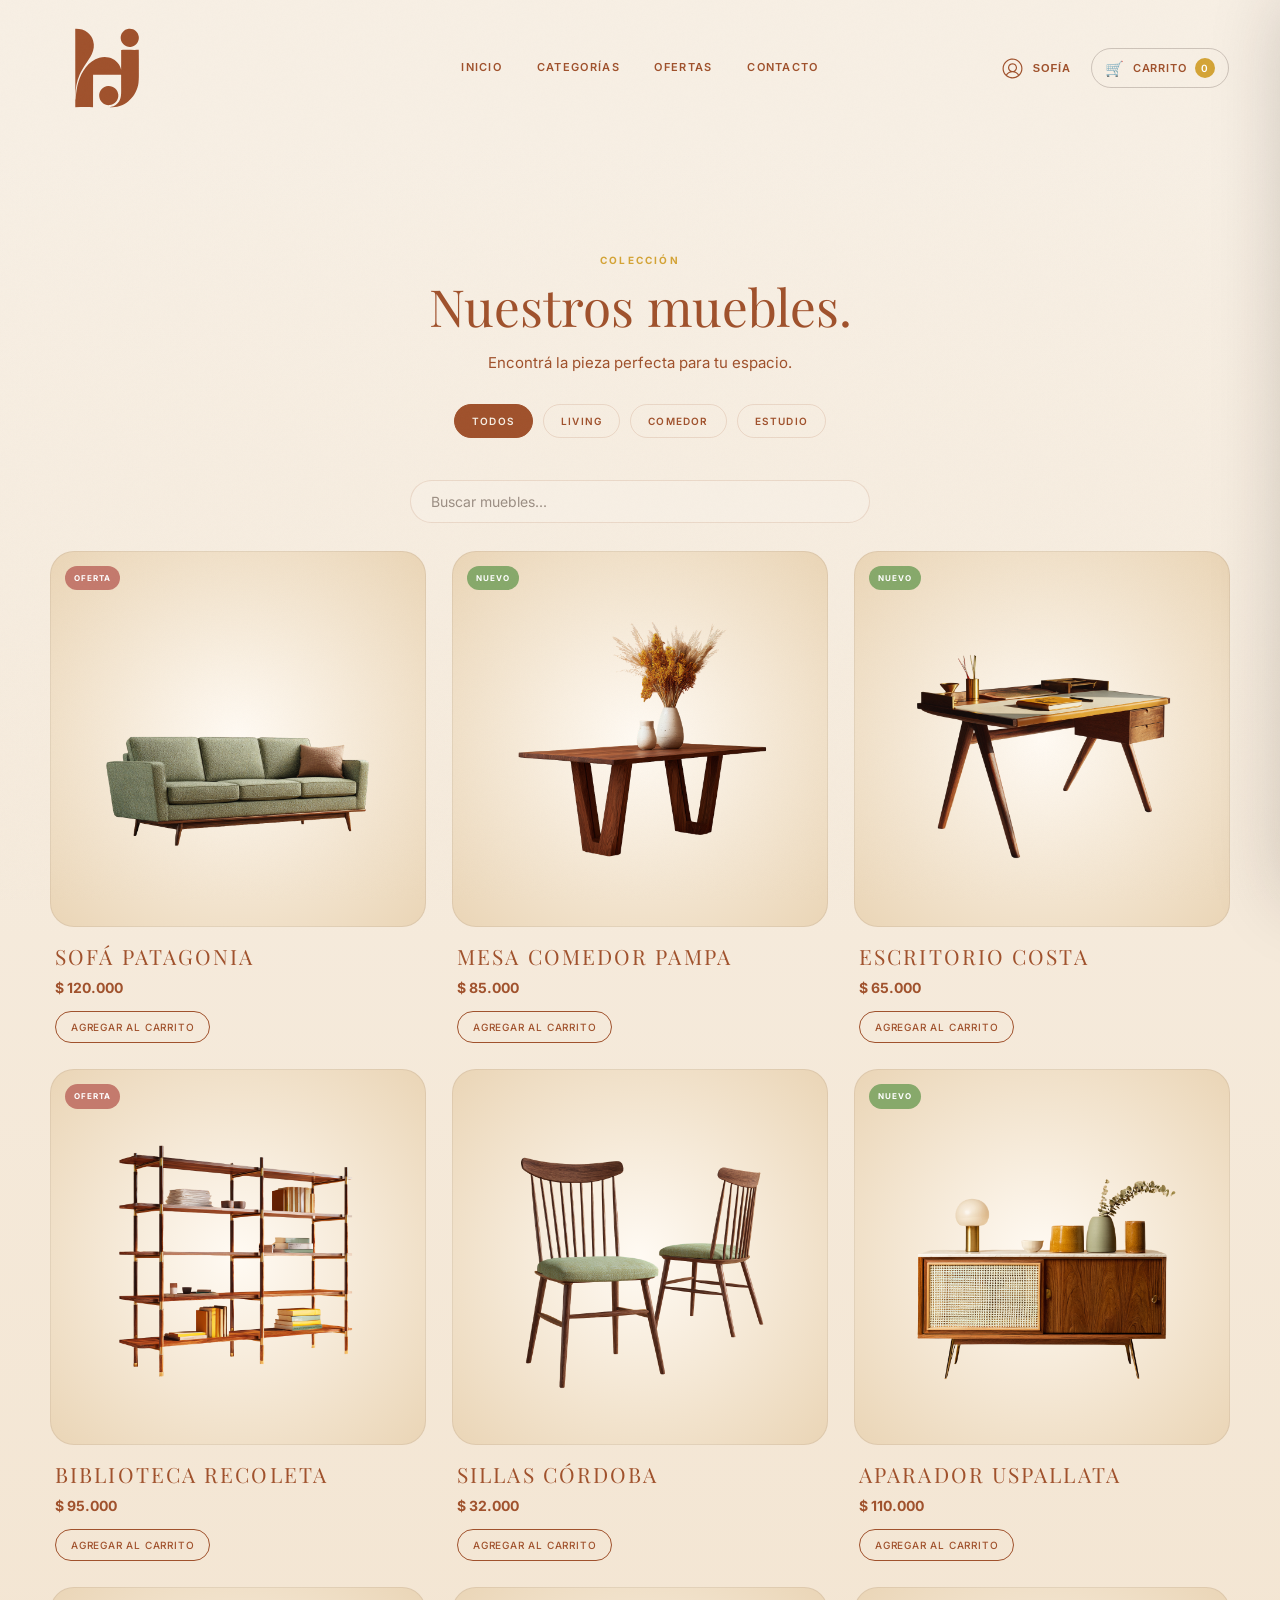
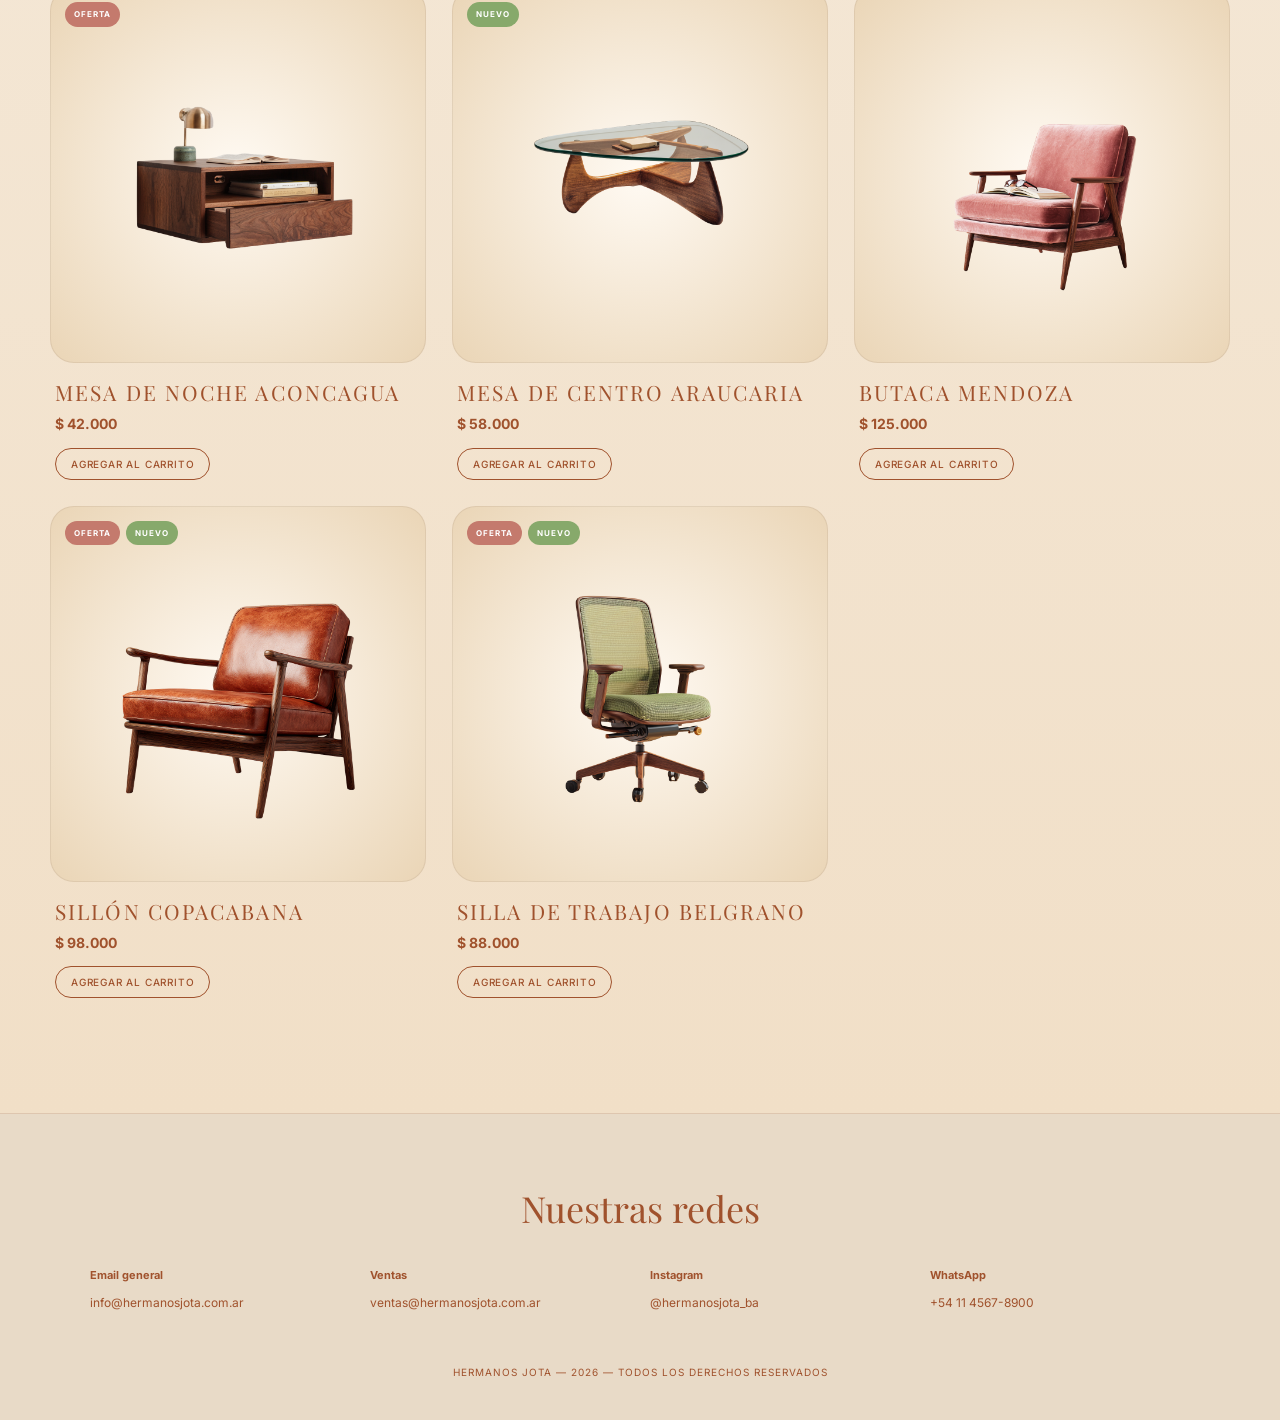
<file: productos.html>
<!DOCTYPE html>
<html lang="es">

<head>
  <meta charset="UTF-8">
  <meta name="viewport" content="width=device-width, initial-scale=1.0">

  <meta name="description"
    content="Hermanos Jota — Mueblería artesanal con maderas nativas argentinas. Diseño, calidad y tradición familiar.">

  <title>Mueblería Jota</title>

  <!-- Tipografía -->
  <link rel="preconnect" href="https://fonts.googleapis.com">
  <link rel="preconnect" href="https://fonts.gstatic.com" crossorigin>

  <link
    href="https://fonts.googleapis.com/css2?family=Inter:wght@300;400;500;600;700&family=Playfair+Display:wght@400;500;600&display=swap"
    rel="stylesheet">

  <!-- Estilos -->
  <link rel="stylesheet" href="./css/variables.css">
  <link rel="stylesheet" href="./css/styles.css">
</head>

<body>

  <!-- Textura de fondo -->
  <div class="grain" aria-hidden="true"></div>


  <!-- =====================================================
       HEADER / NAVBAR
  ====================================================== -->

  <header class="nav-bar" id="navBar">

    <!-- Logo -->
    <a href="./index.html#inicio" class="nav-bar__logo-link">
      <img class="logo-header" src="./assets/logo.svg" alt="Mueblería Jota">
    </a>


    <!-- Botón menú mobile -->
    <button class="nav-bar__toggle" id="navToggle" type="button" aria-label="Abrir menú" aria-expanded="false"
      aria-controls="navLinks">
      <span></span>
      <span></span>
      <span></span>
    </button>


    <!-- Navegación principal -->
    <nav class="secciones" id="navLinks" aria-label="Navegación principal">

      <a href="./index.html">INICIO</a>

      <a href="./index.html#catalogo">CATEGORÍAS</a>

      <a href="./index.html#ofertas">OFERTAS</a>

      <a href="./contacto.html">CONTACTO</a>

    </nav>


    <!-- Acciones del usuario -->
    <div class="nav-bar__actions">

      <!-- Usuario -->
      <div class="profile-wrap" id="profileWrap">
        <button class="profile" id="profileButton" type="button" aria-label="Perfil de usuario" aria-expanded="false">
          <img class="profile__icon" src="./assets/icon-user.svg" alt="">
          <span class="profile__label">SOFÍA</span>
        </button>
        <div class="profile-menu" id="profileMenu">
          <p class="profile-menu__eyebrow">MI CUENTA</p>
          <h3>Hola, Sofía</h3>
          <a href="#contacto">Mis consultas</a>
          <button type="button" id="loginToggle">Iniciar sesión</button>
          <div class="login-box" id="loginBox">
            <input type="email" id="loginEmail" placeholder="Email">
            <input type="password" id="loginPassword" placeholder="Contraseña">
            <button type="button" id="loginButton">INGRESAR</button>
          </div>
        </div>
      </div>


      <!-- Carrito -->
      <button class="cart-button" id="cartButton" type="button" aria-label="Abrir carrito" aria-controls="cartPanel">

        <span class="cart-button__icon" aria-hidden="true">
          🛒
        </span>

        <span class="cart-button__label">
          CARRITO
        </span>

        <span class="cart-button__count" id="cartCount" aria-live="polite">
          0
        </span>

      </button>

    </div>

  </header>


<main>
  
    

    <section class="catalogo" id="catalogo" aria-labelledby="catalogoTitle">

      <div class="catalogo__container">


        <div class="section-heading">

          <p class="section-heading__eyebrow">
            COLECCIÓN
          </p>

          <h2 class="section-heading__title" id="catalogoTitle">
            Nuestros muebles.
          </h2>

          <p class="section-heading__text">
            Encontrá la pieza perfecta para tu espacio.
          </p>

        </div>
          
        <!-- Filtros -->

        <nav class="catalogo__categories" aria-label="Categorías del catálogo">

          <button class="catalogo__category catalogo__category--active" type="button" data-categoria="todos">
            TODOS
          </button>

          <button class="catalogo__category" type="button" data-categoria="livings">
            LIVING
          </button>

          <button class="catalogo__category" type="button" data-categoria="comedor">
            COMEDOR
          </button>

          <button class="catalogo__category" type="button" data-categoria="estudio">
            ESTUDIO
          </button>

        </nav>

        <div class="search-box">
            <input type="search" id="input-busqueda" placeholder="Buscar muebles...">
          </div>
  
          <!-- Productos (Carrusel intacto) -->
          <div class="catalogo__carousel">
          
            <div class="catalogo__viewport">
              <div class="catalogo__products" id="catalogoProducts"></div>
            </div>
  
          </div>


        <!-- Productos -->

        <div class="catalogo__carousel">



          <div class="catalogo__viewport">

            <div class="catalogo__products" id="catalogoProducts"></div>

          </div>



        </div>

      </div>

    </section>



</main> 

  <!-- =====================================================
       PANEL DEL CARRITO
  ====================================================== -->

  <aside class="cart-panel" id="cartPanel" aria-label="Carrito de compras" aria-hidden="true">

    <div class="cart-panel__header">

      <h2 class="cart-panel__title">
        Tu carrito
      </h2>

      <button class="cart-panel__close" id="cartClose" type="button" aria-label="Cerrar carrito">
        ×
      </button>

    </div>


    <div class="cart-panel__items" id="cartItems">

      <p class="cart-panel__empty">
        Tu carrito está vacío.
      </p>

    </div>


    <div class="cart-panel__footer">

      <div class="cart-panel__total">

        <span>
          Total
        </span>

        <strong id="cartTotal">
          $0
        </strong>

      </div>


      <button class="cart-panel__checkout" id="cartCheckout" type="button">
        FINALIZAR COMPRA
      </button>

    </div>

  </aside>


  <!-- Fondo oscuro del carrito -->
  <div class="cart-overlay" id="cartOverlay" hidden></div>



  <!-- =====================================================
       FOOTER
  ====================================================== -->

  <footer class="pie">

    <div class="pie__container">

      <h2 class="pie__title reveal">
        Nuestras redes
      </h2>


      <div class="pie__redes">


        <div class="pie__item reveal">

          <p class="pie__label">
            Email general
          </p>

          <a class="pie__link" href="mailto:info@hermanosjota.com.ar">
            info@hermanosjota.com.ar
          </a>

        </div>


        <div class="pie__item reveal">

          <p class="pie__label">
            Ventas
          </p>

          <a class="pie__link" href="mailto:ventas@hermanosjota.com.ar">
            ventas@hermanosjota.com.ar
          </a>

        </div>


        <div class="pie__item reveal">

          <p class="pie__label">
            Instagram
          </p>

          <a class="pie__link" href="https://www.instagram.com/hermanosjota_ba" target="_blank"
            rel="noopener noreferrer">
            @hermanosjota_ba
          </a>

        </div>


        <div class="pie__item reveal">

          <p class="pie__label">
            WhatsApp
          </p>

          <a class="pie__link" href="https://wa.me/541145678900">
            +54 11 4567-8900
          </a>

        </div>

      </div>


      <p class="pie__copy">
        HERMANOS JOTA — 2026 — TODOS LOS DERECHOS RESERVADOS
      </p>

    </div>

  </footer>



  <!-- =====================================================
       JAVASCRIPT
  ====================================================== -->

  <script src="./main.js"></script>

</body>

</html>
</file>
<file: css/variables.css>
:root{--bg-surface:#f7efe4;--text-main:#3d2b22;--gold-accent:#b88a45;--pink-accent:#a65f5a;--sust-accent:#6d7d61;--duration-fast:.2s;--duration-medium:.35s;--duration-slow:.7s;--duration-hero:1s;--ease-premium:cubic-bezier(.22,1,.36,1);--transition-base:.25s}
</file>
<file: css/styles.css>
:root {
  --color-siena: #A0522D;        
  --color-salvia: #87A96B;       
  --color-alabastro: #F5E6D3;    
  --color-oro: #D4A437;          
  --color-rosa: #C47A6D;         
  --bg: var(--color-alabastro);
  --text-main: var(--color-siena);
  --gold-accent: var(--color-oro);
  --line: rgba(160, 82, 45, 0.15); 
  
  
  --font-primary: 'Inter', sans-serif;
  --font-secondary: 'Playfair Display', Georgia, serif;


  --ease: cubic-bezier(0.22, 1, 0.36, 1);
    }
    
    *,
    *::before,
    *::after {
      box-sizing: border-box;
    }
    
    html {
      scroll-behavior: smooth;
    }
    
    body {
      margin: 0;
      background: var(--bg-surface);
      color: var(--text-main);
      font-family: var(--font-primary);
      font-size: 15px;
      line-height: 1.6;
      overflow-x: hidden;
    }
    
    body.cart-open {
      overflow: hidden;
    }
    
    .grain {
      position: fixed;
      inset: 0;
      pointer-events: none;
      z-index: 9999;
      opacity: .018;
      background-image: url("data:image/svg+xml,%3Csvg xmlns='http://www.w3.org/2000/svg' width='180' height='180'%3E%3Cfilter id='n'%3E%3CfeTurbulence baseFrequency='.8' numOctaves='3' stitchTiles='stitch'/%3E%3C/filter%3E%3Crect width='100%25' height='100%25' filter='url(%23n)'/%3E%3C/svg%3E");
    }
    
    /* HEADER */
    .nav-bar {
      position: sticky;
      top: 0;
      z-index: 900;
      min-height: 78px;
      display: grid;
      grid-template-columns: 1fr auto 1fr;
      align-items: center;
      gap: 28px;
      padding: 12px clamp(20px, 4vw, 64px);
      background: rgba(247, 239, 228, .92);
      border-bottom: 1px solid transparent;
      backdrop-filter: blur(16px);
      transition: .3s var(--ease);
    }
    
    .nav-bar.is-scrolled {
      min-height: 68px;
      background: rgba(247, 239, 228, .97);
      border-color: var(--line);
      box-shadow: 0 8px 30px rgba(61, 43, 34, .07);
    }
    
    .nav-bar__logo-link {
      display: flex;
      align-items: center;
      justify-self: start;
    }
    
    .logo-header {
      display: block;
      width: 112px;
      height: auto;
      margin: 0;
    }
    
    .secciones {
      display: flex;
      justify-content: center;
      align-items: center;
      gap: clamp(18px, 2.7vw, 42px);
    }
    
    .secciones a {
      position: relative;
      color: var(--text-main);
      font-size: 11px;
      font-weight: 600;
      letter-spacing: .12em;
      text-decoration: none;
      white-space: nowrap;
      padding: 9px 0;
    }
    
    .secciones a::after {
      content: "";
      position: absolute;
      left: 0;
      bottom: 3px;
      width: 0;
      height: 1px;
      background: var(--gold-accent);
      transition: .3s var(--ease);
    }
    
    .secciones a:hover::after {
      width: 100%;
    }
    
    .nav-bar__actions {
      display: flex;
      align-items: center;
      gap: 10px;
      justify-self: end;
    }
    
    .profile {
      position: relative;
      display: flex;
      align-items: center;
      gap: 8px;
      border: 0;
      background: transparent;
      color: var(--text-main);
      padding: 8px 10px;
      cursor: pointer;
      border-radius: 999px;
    }
    
    .profile:hover {
      background: rgba(61, 43, 34, .05);
    }
    
    .profile__icon {
      width: 25px;
      height: 25px;
      object-fit: contain;
    }
    
    .profile__label {
      font-size: 11px;
      font-weight: 600;
      letter-spacing: .08em;
    }
    
    .cart-button {
      position: relative;
      display: flex;
      align-items: center;
      gap: 8px;
      border: 1px solid rgba(61, 43, 34, .22);
      border-radius: 999px;
      padding: 9px 13px;
      background: transparent;
      color: var(--text-main);
      font: 600 11px Inter;
      letter-spacing: .08em;
      cursor: pointer;
      transition: .25s var(--ease);
    }
    
    .cart-button:hover {
      background: var(--text-main);
      color: var(--bg-surface);
      transform: translateY(-1px);
    }
    
    .cart-button__icon {
      font-size: 15px;
      line-height: 1;
    }
    
    .cart-button__count {
      min-width: 20px;
      height: 20px;
      display: grid;
      place-items: center;
      border-radius: 50%;
      background: var(--gold-accent);
      color: #fff;
      font-size: 10px;
    }
    
    .nav-bar__toggle {
      display: none;
    }
    
    /* HERO */
    .hero-section {
      position: relative;
      min-height: 90vh;
      overflow: hidden;
      padding: 80px 24px 0;
      background: linear-gradient(180deg, #f7efe4 0%, #f4e8d8 75%, #efe0cc 100%);
      display: flex;
      align-items: flex-start;
      justify-content: space-between;
    }
    
    .hero-container {
      position: relative;
      z-index: 3;
      width: min(1100px, 100%);
      max-width: 720px;
      margin: auto;
    }
    
    .hero-copy {
      display: flex;
      flex-direction: column;
      align-items: center;
      text-align: center;
      gap: 17px;
    }
    
    .hero-copy__title {
      max-width: 900px;
      margin: 0;
      font: 400 clamp(38px, 5.4vw, 60px)/1.03 "Playfair Display", Georgia, serif;
      letter-spacing: -0.025em;
      color: var(--text-main);
      opacity: 0;
      transform: translateY(20px);
      transition: 1s var(--ease);
    }
    
    .hero-copy__subtitle {
      max-width: 680px;
      margin: 0;
      font-size: 11px;
      font-weight: 600;
      letter-spacing: 0.22em;
      line-height: 1.7;
      color: var(--text-muted);
      opacity: 0;
      transform: translateY(16px);
      transition: 1s 0.15s var(--ease);
    }
    
    .hero-copy__button {
      margin-top: 8px;
      display: inline-flex;
      padding: 13px 22px;
      border-radius: 999px;
      background: var(--text-main);
      color: var(--bg-surface);
      font-size: 10px;
      font-weight: 700;
      letter-spacing: 0.13em;
      text-decoration: none;
      transition: 0.25s var(--ease);
      text-transform: uppercase; 
      letter-spacing: 0.08em; 
      font-weight: 500;
    }
    
    .hero-copy__button:hover {
      transform: translateY(-2px);
      box-shadow: 0 12px 25px rgba(61, 43, 34, 0.16);
    }
    
    .hero-visuals {
      position: absolute;
      inset: 0;
      width: 100%;
      height: 100%;
      pointer-events: none;
      z-index: 1;
    }
    
    .hero-visuals img {
      display: block;
      height: auto;
      object-fit: contain;
      transition: transform 0.7s var(--ease);
    }
    
    .hero-visuals__mesa {
      position: absolute;
      bottom: 0;
      left: -40px;
      width: clamp(260px, 32vw, 480px);
    }
    
    .hero-visuals__sillon {
      position: absolute;
      bottom: 0;
      right: -30px;
      width: clamp(280px, 35vw, 520px);
    }
    
    @media (max-width: 768px) {
      .hero-section {
        min-height: 100svh;
        padding-top: 32px;
      }
    
      .hero-visuals__mesa {
        left: -80px;
        bottom: -10px;
        width: clamp(190px, 45vw, 260px);
        opacity: 0.85;
      }
    
      .hero-visuals__sillon {
        right: -70px;
        bottom: -10px;
        width: clamp(210px, 50vw, 290px);
        opacity: 0.85;
      }
    }
    
    body.is-loaded .hero-copy__title,
    body.is-loaded .hero-copy__subtitle,
    body.is-loaded .hero-visuals__mesa,
    body.is-loaded .hero-visuals__sillon {
      opacity: 1;
      transform: translate(0, 0);
    }
    
    /* SECTION SYSTEM */
    section {
      scroll-margin-top: 88px;
    }
    
    .section-heading {
      max-width: 720px;
      margin: 0 auto 28px;
      text-align: center;
    }
    
    .section-heading__eyebrow {
      margin: 0 0 10px;
      color: var(--gold-accent);
      font-size: 10px;
      font-weight: 700;
      letter-spacing: .22em;
      text-transform: uppercase;
    }
    
    .section-heading__title {
      margin: 0;
      font: 400 clamp(34px, 4vw, 52px)/1.1 "Playfair Display", Georgia, serif;
    }
    
    .section-heading__text {
      margin: 14px auto 0;
      max-width: 620px;
      color: var(--text-muted);
      font-size: 15px;
      line-height: 1.8;
    }
    
    .categorias,
    .catalogo,
    .destacados,
    .nuevos,
    .garantia,
    .opiniones,
    .contacto,
    .sostenibilidad {
      padding: clamp(72px, 9vw, 120px) 24px;
    }
    
    .categorias__container,
    .catalogo__container,
    .destacados__container,
    .nuevos__container,
    .garantia__container,
    .opiniones__container,
    .contacto__container,
    .sostenibilidad__container {
      width: min(1180px, 100%);
      margin: auto;
    }
    
    /* CATEGORIES */
    .categorias {
      background: var(--bg-surface);
    }
    
    .categorias__grid {
      display: grid;
      grid-template-columns: repeat(3, 1fr);
      gap: 24px;
    }
    
    .categoria-card {
      display: flex;
      flex-direction: column;
      align-items: center;
      text-decoration: none;
      color: var(--text-main);
      padding: 20px;
      border: 1px solid var(--line);
      border-radius: var(--radius);
      background: rgba(255, 255, 255, .28);
      transition: transform 0.45s var(--ease), box-shadow 0.45s var(--ease), background 0.45s var(--ease);
    }
    
    .categoria-card:hover {
      transform: translateY(-7px);
      box-shadow: var(--shadow);
      background: #fffaf3;
    }
    
    .categoria-card__image {
      width: 100%;
      aspect-ratio: 1.35;
      border-radius: 18px;
      overflow: hidden;
      background: #ead9c2;
      display: grid;
      place-items: center;
    }
    
    .categoria-card__image img {
      width: 86%;
      height: 86%;
      object-fit: contain;
    }
    
    .categoria-card__name {
      margin-top: 18px;
      font: 400 25px "Playfair Display", Georgia, serif;
    }
    
    .categoria-card__link {
      margin-top: 6px;
      color: var(--gold-accent);
      font-size: 10px;
      font-weight: 700;
      letter-spacing: .14em;
      text-transform: uppercase;
      text-decoration: none;
    }
    
    /* SUSTAINABILITY */
    .sostenibilidad {
      background: #f1e5d5;
    }
    
    .sostenibilidad__container {
      display: flex;
      flex-direction: column;
      gap: 70px;
    }
    
    .sostenibilidad__row {
      display: grid;
      grid-template-columns: 1fr 1fr;
      align-items: center;
      gap: 70px;
    }
    
    .sostenibilidad__row--reverse {
      direction: rtl;
    }
    
    .sostenibilidad__row--reverse > * {
      direction: ltr;
    }
    
    .sostenibilidad__copy {
      display: flex;
      flex-direction: column;
      gap: 20px;
    }
    
    .sostenibilidad__title {
      margin: 0;
      font: 400 clamp(31px, 3.5vw, 46px)/1.1 "Playfair Display", Georgia, serif;
      font-size: 40px;
    }
    
    .sostenibilidad__text {
      margin: 0;
      color: var(--text-muted);
      font-size: 20px;
      line-height: 1.9;
    }
    
    .sostenibilidad__accent {
      color: var(--gold-accent);
      font-family: "Playfair Display", Georgia, serif;
    }
    
    .sostenibilidad__media img {
      display: block;
      width: 90%;
      max-height: 430px;
      object-fit: cover;
    }
    
    /* BUSCADOR */
    .search-box {
      width: 100%;
      max-width: 460px;
      margin: 28px auto;
      position: relative;
    }
    
    .search-box input {
      width: 100%;
      padding: 12px 20px;
      font-family: inherit;
      font-size: 14px;
      color: var(--text-main, #3d2b22);
      background-color: var(--bg-surface, #f7efe4);
      border: 1px solid var(--line, rgba(61, 43, 34, 0.14));
      border-radius: 999px;
      outline: none;
      transition: border-color 0.25s ease, box-shadow 0.25s ease;
    }
    
    .search-box input::placeholder {
      color: var(--text-muted, #75665b);
      opacity: 0.7;
    }
    
    .search-box input:focus {
      border-color: var(--gold-accent, #b88a45);
      box-shadow: 0 4px 14px rgba(61, 43, 34, 0.08);
    }
    
    /* PRODUCTS */
    .catalogo {
      background: linear-gradient(180deg, #f7efe4, #f1dfc7);
    }
    
    .catalogo__categories {
      display: flex;
      justify-content: center;
      flex-wrap: wrap;
      gap: 10px;
      margin-bottom: 42px;
    }
    
    .catalogo__category {
      padding: 10px 17px;
      border: 1px solid var(--line);
      border-radius: 999px;
      background: transparent;
      color: var(--text-main);
      font: 600 10px Inter;
      letter-spacing: .12em;
      text-transform: uppercase;
      cursor: pointer;
      transition: .25s var(--ease);
    }
    
    .catalogo__category:hover,
    .catalogo__category--active {
      background: var(--text-main);
      color: var(--bg-surface);
      border-color: var(--text-main);
    }
    
    .catalogo__carousel {
      display: block;
      grid-template-columns: 44px 1fr 44px;
      align-items: center;
      gap: 18px;
    }
    
    .catalogo__viewport {
      overflow: hidden;
    }
    
    .catalogo__products {
      display: grid;
      grid-template-columns: repeat(3, minmax(0, 1fr));
      gap: 26px;
    }
    
    .catalogo__arrow {
      width: 44px;
      height: 44px;
      border: 1px solid var(--line);
      border-radius: 50%;
      background: rgba(255, 255, 255, .35);
      cursor: pointer;
      display: grid;
      place-items: center;
      transition: .25s;
    }
    
    .catalogo__arrow:hover {
      background: var(--text-main);
    }
    
   
    
    .catalogo__card {
      position: relative;
      display: flex;
      flex-direction: column;
      gap: 15px;
      min-width: 0;
      cursor: default;
      transition: transform 0.45s var(--ease);
    }
    
    .catalogo__card:hover {
      transform: translateY(-6px);
    }
    
    .catalogo__circle {
      position: relative;
      width: 100%;
      aspect-ratio: 1;
      border-radius: 24px;
      overflow: hidden;
      background: radial-gradient(circle, #fffaf3, #ead5b6);
      border: 1px solid rgba(61, 43, 34, .08);
    }
    
    .catalogo__circle img {
      width: 100%;
      max-width: auto;
      height: 100%;
      max-height: auto;
      object-fit: contain;
      padding: 10%;
      display: block;
    }
    
    .producto-badges {
      position: absolute;
      top: 14px;
      left: 14px;
      z-index: 2;
      display: flex;
      gap: 6px;
    }
    
    .producto-badge {
      padding: 6px 9px;
      border-radius: 999px;
      color: #fff;
      font-size: 8px;
      font-weight: 700;
      letter-spacing: .12em;
    }
    
    .producto-badge--oferta {
      background: var(--color-rosa);
    }
    
    .producto-badge--nuevo {
      background: var(--color-salvia);
    }
    
    .catalogo__info {
      display: flex;
      flex-direction: column;
      align-items: flex-start;
      gap: 7px;
      padding: 0 5px;
    }
    
    .catalogo__name {
      margin: 0;
      font: 400 21px "Playfair Display", Georgia, serif;
    }
    
    .catalogo__price {
      margin: 0;
      font-size: 14px;
      font-weight: 700;
    }
    
    .catalogo__add {
      margin-top: 5px;
      padding: 9px 15px;
      border: 1px solid var(--text-main);
      border-radius: 999px;
      background: transparent;
      color: var(--text-main);
      font: 600 10px Inter;
      letter-spacing: .06em;
      cursor: pointer;
      transition: .25s;
      text-transform: uppercase;
      letter-spacing: 0.08em; 
      font-weight: 500;
    }
    
    .catalogo__add:hover,
    .catalogo__add.is-added {
      background: var(--text-main);
      color: var(--bg-surface);
    }
  
    /* Quita el subrayado y toma el color café principal */
  .catalogo__name-link {
      color: var(--text-main);
      text-decoration: none;
      display: inline-block;
      transition: color 0.25s var(--ease);
      text-transform: uppercase;
      letter-spacing: 0.1em;
    }
    
    /* Efecto sutil dorado al pasar el mouse */
    .catalogo__name-link:hover {
      color: var(--gold-accent);
    }
    
    /* Evita que el contenedor de la imagen muestre bordes o estilos de enlace */
    .catalogo__circle-link {
      display: block;
      text-decoration: none;
      color: inherit;
    }
    
    /* NUEVOS */
    .nuevos {
      background: #f1e4d2;
    }
    
    .nuevos__products {
      display: grid;
      grid-template-columns: repeat(3, 1fr);
      gap: 26px;
    }
    
    /* =========================================================
       DESTACADOS
    ========================================================= */
    
    .destacados {
      background: var(--bg-surface);
      padding: 80px 24px 40px;
    }
    
    .destacados__container {
      width: min(1180px, 100%);
      margin: auto;
      padding: 0;
    }
    
    .destacados__grid,
    .destacados__products {
      display: grid;
      grid-template-columns: repeat(3, 1fr);
      gap: 24px;
    }
    
    .destacado-card {
      display: flex;
      flex-direction: column;
      align-items: center;
      text-decoration: none;
      color: var(--text-main);
      padding: 20px;
      border: 1px solid var(--line);
      border-radius: var(--radius);
      background: rgba(255, 255, 255, 0.28);
      box-shadow: var(--shadow);
      transition: .35s var(--ease);
      cursor: pointer;
      transition: transform 0.45s var(--ease), box-shadow 0.45s var(--ease), background 0.45s var(--ease);
    }
    
    .destacado-card:hover {
      transform: translateY(-7px);
      background: #fffaf3;
    }
    
    .destacado-card__image {
      width: 100%;
      aspect-ratio: 1.35;
      border-radius: 18px;
      overflow: hidden;
      background: #ead9c2;
      display: grid;
      place-items: center;
    }
    
    .destacado-card__image img {
      width: 100%;
      height: 100%;
      object-fit: cover;
      display: block;
      transition: transform 0.4s var(--ease);
    }
    
  
    .destacado-card__name {
      margin-top: 18px;
      margin-bottom: 0;
      font: 400 20px "Playfair Display", Georgia, serif;
      text-align: center;
      text-transform: uppercase;
      letter-spacing: 0.1em;
    }
    
    .destacado-card__action {
      margin-top: 6px;
    }
    
    .destacado-card__link {
      color: var(--gold-accent);
      font-size: 10px;
      font-weight: 700;
      letter-spacing: .14em;
      text-transform: uppercase;
      text-decoration: none;
      transition: color .25s var(--ease);
    }
    
    .destacado-card:hover .destacado-card__link {
      color: var(--text-main);
    }
    
    /* GUARANTEE + REVIEWS */
    .garantia {
      background: var(--bg-surface);
    }
    
    .garantia__title {
      margin: 0 auto 55px;
      max-width: 800px;
      text-align: center;
      font: 400 clamp(32px, 4vw, 48px) "Playfair Display", Georgia, serif;
    }
    
    .garantia__content {
      display: grid;
      grid-template-columns: .9fr 1.1fr;
      gap: 70px;
      align-items: center;
    }
    
    .garantia__media img {
      width: 120%;
      border-radius: 24px;
    }
    
    .garantia__list {
      display: grid;
      gap: 20px;
    }
    
    .garantia__item {
      margin: 0;
      padding: 22px;
      border: 1px solid var(--line);
      border-radius: 18px;
      background: #fffaf3;
      font-size: 16px;
      line-height: 1.7;
    }
    
    .garantia__item strong {
      font-family: "Playfair Display", Georgia, serif;
    }
    
    .counter {
      font: 500 34px "Playfair Display", Georgia, serif;
      color: var(--gold-accent);
    }
    
    .opiniones {
      background: #f1e3d1;
    }
    
    .opiniones__title {
      margin: 0;
      text-align: center;
      font: 400 clamp(32px, 4vw, 48px) "Playfair Display", Georgia, serif;
    }
    
    .opiniones__title-accent {
      color: var(--gold-accent);
    }
    
    .opiniones__slider {
      position: relative;
      min-height: 250px;
      margin-top: 38px;
    }
    
    .opiniones__card {
      position: absolute;
      inset: 0;
      display: flex;
      flex-direction: column;
      justify-content: center;
      align-items: center;
      padding: 40px;
      border: 1px solid rgba(184, 138, 69, .4);
      border-radius: 24px;
      background: #fffaf3;
      box-shadow: var(--shadow);
      opacity: 0;
      transform: translateY(10px);
      transition: .5s;
    }
    
    .opiniones__card--active {
      position: relative;
      opacity: 1;
      transform: none;
    }
    
    .opiniones__quote {
      max-width: 850px;
      margin: 0;
      text-align: center;
      font: 400 clamp(24px, 3vw, 38px)/1.35 "Playfair Display", Georgia, serif;
    }
    
    .opiniones__author {
      margin-top: 16px;
      color: var(--pink-accent);
      font-family: "Playfair Display", Georgia, serif;
    }
    
    .opiniones__dots {
      display: flex;
      justify-content: center;
      gap: 8px;
      margin-top: 20px;
    }
    
    .opiniones__dot {
      width: 8px;
      height: 8px;
      padding: 0;
      border: 0;
      border-radius: 50%;
      background: rgba(184, 138, 69, .3);
      cursor: pointer;
    }
    
    .opiniones__dot--active {
      background: var(--gold-accent);
      transform: scale(1.25);
    }
    
    /* CONTACT / COMPLAINTS */
    .contacto {
      background: #f7efe4;
    }
    
    .contacto__layout {
      display: grid;
      grid-template-columns: 1fr 1fr;
      gap: 70px;
    }
    
    .contacto__form,
    .contacto__info {
      width: 100%;
      max-width: none;
    }
    
    .contacto__form-title {
      margin: 0 0 18px;
      font: 400 30px "Playfair Display", Georgia, serif;
    }
    
    .contacto__fields {
      display: grid;
      gap: 14px;
    }
    
    .contacto__input,
    .contacto__textarea {
      width: 100%;
      border: 1px solid var(--line);
      border-radius: 14px;
      background: #fffaf3;
      color: var(--text-main);
      padding: 14px 16px;
      font: 400 14px Inter;
      transition: .25s;
    }
    
    .contacto__input {
      height: 50px;
    }
    
    .contacto__textarea {
      min-height: 150px;
      resize: vertical;
    }
    
    .contacto__input:focus,
    .contacto__textarea:focus {
      outline: none;
      border-color: var(--gold-accent);
      box-shadow: 0 0 0 4px rgba(184, 138, 69, .12);
    }
    
    .contacto__submit {
      padding: 13px 22px;
      border: 0;
      border-radius: 999px;
      background: var(--text-main);
      color: var(--bg-surface);
      font: 700 10px Inter;
      letter-spacing: .13em;
      cursor: pointer;
    }
    
    .contacto__success {
      margin: 10px 0 0;
      color: var(--sust-accent);
      font-size: 13px;
    }
    
    .contacto__address,
    .contacto__horarios {
      font-size: 14px;
      line-height: 1.8;
      font-style: normal;
    }
    
    .map-container {
      height: 300px;
      margin-top: 20px;
      border-radius: 18px;
      overflow: hidden;
      border: 1px solid var(--line);
    }
    
    .map-container iframe {
      width: 100%;
      height: 100%;
      border: 0;
    }
    
    .quejas {
      padding: clamp(65px, 8vw, 100px) 24px;
      background: #efe0cd;
    }
    
    .quejas__container {
      width: min(900px, 100%);
      margin: auto;
    }
    
    .quejas__title {
      margin: 0;
      text-align: center;
      font: 400 clamp(30px, 4vw, 44px) "Playfair Display", Georgia, serif;
    }
    
    .quejas__intro {
      margin: 12px auto 35px;
      max-width: 650px;
      text-align: center;
      color: var(--text-muted);
      line-height: 1.7;
    }
    
    .quejas__form {
      display: grid;
      grid-template-columns: 1fr 1fr;
      gap: 14px;
      padding: 30px;
      border: 1px solid var(--line);
      border-radius: 24px;
      background: #fffaf3;
      box-shadow: var(--shadow);
    }
    
    .quejas__form input,
    .quejas__form select,
    .quejas__form textarea {
      width: 100%;
      border: 1px solid var(--line);
      border-radius: 12px;
      padding: 13px;
      background: #fff;
      color: var(--text-main);
      font: 400 13px Inter;
    }
    
    .quejas__form textarea {
      grid-column: 1/-1;
      min-height: 130px;
      resize: vertical;
    }
    
    .quejas__form button {
      grid-column: 1/-1;
      justify-self: start;
      padding: 13px 22px;
      border: 0;
      border-radius: 999px;
      background: var(--text-main);
      color: #fff;
      font: 700 10px Inter;
      letter-spacing: .12em;
      cursor: pointer;
    }
    
    /* LOGIN */
    .profile-wrap {
      position: relative;
    }
    
    .profile-menu {
      position: absolute;
      right: 0;
      top: calc(100% + 10px);
      width: 230px;
      padding: 18px;
      border: 1px solid var(--line);
      border-radius: 18px;
      background: #fffaf3;
      box-shadow: var(--shadow);
      opacity: 0;
      visibility: hidden;
      transform: translateY(-6px);
      transition: .25s var(--ease);
      z-index: 1000;
    }
    
    .profile-wrap.is-open .profile-menu {
      opacity: 1;
      visibility: visible;
      transform: none;
    }
    
    .profile-menu__eyebrow {
      margin: 0 0 4px;
      color: var(--gold-accent);
      font-size: 9px;
      font-weight: 700;
      letter-spacing: .15em;
    }
    
    .profile-menu h3 {
      margin: 0 0 14px;
      font: 400 22px "Playfair Display", Georgia, serif;
    }
    
    .profile-menu a,
    .profile-menu button {
      display: block;
      width: 100%;
      padding: 10px 0;
      border: 0;
      background: none;
      text-align: left;
      color: var(--text-main);
      font: 500 12px Inter;
      text-decoration: none;
      cursor: pointer;
      border-bottom: 1px solid var(--line);
    }
    
    .profile-menu a:last-child,
    .profile-menu button:last-child {
      border-bottom: 0;
    }
    
    .login-box {
      display: none;
      margin-top: 12px;
      padding-top: 12px;
      border-top: 1px solid var(--line);
    }
    
    .profile-wrap.login-open .login-box {
      display: block;
    }
    
    .login-box input {
      width: 100%;
      margin-bottom: 8px;
      padding: 10px;
      border: 1px solid var(--line);
      border-radius: 10px;
      background: #fff;
    }
    
    .login-box button {
      background: var(--text-main);
      color: #fff;
      border-radius: 999px;
      text-align: center;
      border: 0;
    }
    
    /* CART */
    .cart-overlay {
      position: fixed;
      inset: 0;
      z-index: 1100;
      background: rgba(39, 26, 20, .42);
      opacity: 0;
      visibility: hidden;
      transition: .3s;
    }
    
    .cart-overlay.is-visible {
      opacity: 1;
      visibility: visible;
    }
    
    .cart-panel {
      position: fixed;
      top: 0;
      right: 0;
      z-index: 1101;
      width: min(470px, 94vw);
      height: 100dvh;
      display: flex;
      flex-direction: column;
      background: #fffaf3;
      box-shadow: -20px 0 70px rgba(39, 26, 20, .2);
      transform: translateX(105%);
      transition: .45s var(--ease);
    }
    
    .cart-panel.is-open {
      transform: none;
    }
    
    .cart-panel__header {
      display: flex;
      align-items: center;
      justify-content: space-between;
      padding: 24px 26px;
      border-bottom: 1px solid var(--line);
    }
    
    .cart-panel__title {
      margin: 0;
      font: 400 30px "Playfair Display", Georgia, serif;
    }
    
    .cart-panel__close {
      width: 38px;
      height: 38px;
      border: 1px solid var(--line);
      border-radius: 50%;
      background: transparent;
      font-size: 25px;
      color: var(--text-main);
      cursor: pointer;
    }
    
    .cart-panel__items {
      flex: 1;
      overflow: auto;
      padding: 8px 26px;
    }
    
    .carrito-item {
      display: grid;
      grid-template-columns: 82px 1fr;
      gap: 15px;
      padding: 18px 0;
      border-bottom: 1px solid var(--line);
    }
    
    .carrito-item__image {
      width: 82px;
      height: 82px;
      border-radius: 14px;
      object-fit: contain;
      background: #ead8bf;
    }
    
    .carrito-item__content h4 {
      margin: 0 0 6px;
      font: 400 18px "Playfair Display", Georgia, serif;
    }
    
    .carrito-item__price {
      margin: 0 0 12px;
      font-size: 13px;
      font-weight: 700;
    }
    
    .carrito-item__bottom {
      display: flex;
      align-items: center;
      justify-content: space-between;
      gap: 10px;
    }
    
    .cantidad-control {
      display: flex;
      align-items: center;
      border: 1px solid var(--line);
      border-radius: 999px;
      overflow: hidden;
    }
    
    .cantidad-control button {
      width: 30px;
      height: 28px;
      border: 0;
      background: transparent;
      color: var(--text-main);
      cursor: pointer;
      font-size: 17px;
    }
    
    .cantidad-control span {
      min-width: 26px;
      text-align: center;
      font-size: 12px;
    }
    
    .carrito-item__delete {
      border: 0;
      background: transparent;
      color: var(--pink-accent);
      font-size: 11px;
      cursor: pointer;
    }
    
    .carrito-vacio {
      min-height: 400px;
      display: grid;
      place-content: center;
      text-align: center;
    }
    
    .carrito-vacio__icon {
      font-size: 42px;
    }
    
    .carrito-vacio h3 {
      margin: 10px 0 5px;
      font: 400 25px "Playfair Display", Georgia, serif;
    }
    
    .carrito-vacio p {
      margin: 0;
      color: var(--text-muted);
      font-size: 13px;
    }
    
    .cart-panel__footer {
      padding: 20px 26px 26px;
      border-top: 1px solid var(--line);
      background: #f7efe4;
    }
    
    .cart-panel__total {
      display: flex;
      justify-content: space-between;
      align-items: center;
      margin-bottom: 15px;
    }
    
    .cart-panel__total span {
      font-size: 13px;
      color: var(--text-muted);
    }
    
    .cart-panel__total strong {
      font-size: 23px;
    }
    
    .cart-panel__checkout {
      width: 100%;
      padding: 15px;
      border: 0;
      border-radius: 12px;
      background: var(--text-main);
      color: #fff;
      font: 700 11px Inter;
      letter-spacing: .13em;
      cursor: pointer;
    }
    
    /* FOOTER */
    .pie {
      padding: 70px 24px 40px;
      background: #e8dac7;
      border-top: 1px solid var(--line);
    }
    
    .pie__container {
      width: min(1100px, 100%);
      margin: auto;
      text-align: center;
    }
    
    .pie__title {
      margin: 0 0 35px;
      font: 400 36px "Playfair Display", Georgia, serif;
    }
    
    .pie__redes {
      display: grid;
      grid-template-columns: repeat(4, 1fr);
      gap: 20px;
      text-align: left;
    }
    
    .pie__label {
      margin: 0 0 5px;
      font-size: 11px;
      font-weight: 700;
    }
    
    .pie__link {
      font-size: 12px;
      color: var(--text-main);
      text-decoration: none;
    }
    
    .pie__link:hover {
      color: var(--gold-accent);
    }
    
    .pie__copy {
      margin: 50px 0 0;
      font-size: 10px;
      letter-spacing: .1em;
      color: var(--text-muted);
    }
    
    /* RESPONSIVE */
    @media(max-width:1000px) {
      .nav-bar {
        grid-template-columns: auto 1fr auto;
        gap: 14px;
      }
    
      .secciones {
        gap: 18px;
      }
    
      .secciones a {
        font-size: 9px;
      }
    
      .hero-section {
        min-height: 600px;
      }
    
      .hero-visuals {
        height: 350px;
      }
    
      .catalogo__products,
      .destacados__products,
      .destacados__grid,
      .nuevos__products {
        grid-template-columns: repeat(2, 1fr);
      }
    
      .sostenibilidad__row,
      .garantia__content,
      .contacto__layout {
        gap: 40px;
      }
    }
    
    @media(max-width:900px) {
      .destacados__grid {
        grid-template-columns: repeat(2, 1fr);
      }
    }
    
    @media(max-width:760px) {
      .nav-bar {
        min-height: 68px;
        grid-template-columns: auto auto 1fr;
        padding: 10px 16px;
      }
    
      .logo-header {
        width: 92px;
      }
    
      .nav-bar__toggle {
        display: flex;
        order: 3;
        justify-self: end;
        width: 38px;
        height: 38px;
        flex-direction: column;
        justify-content: center;
        gap: 5px;
        border: 0;
        background: transparent;
        cursor: pointer;
      }
    
      .nav-bar__toggle span {
        width: 22px;
        height: 1.5px;
        background: var(--text-main);
        transition: .25s;
      }
    
      .nav-bar__toggle.is-open span:nth-child(1) {
        transform: translateY(6.5px) rotate(45deg);
      }
    
      .nav-bar__toggle.is-open span:nth-child(2) {
        opacity: 0;
      }
    
      .nav-bar__toggle.is-open span:nth-child(3) {
        transform: translateY(-6.5px) rotate(-45deg);
      }
    
      .nav-bar__actions {
        justify-self: end;
      }
    
      .profile__label,
      .cart-button__label {
        display: none;
      }
    
      .profile {
        padding: 7px;
      }
    
      .cart-button {
        padding: 8px;
      }
    
      .secciones {
        position: absolute;
        top: 100%;
        left: 0;
        right: 0;
        display: flex;
        flex-direction: column;
        align-items: stretch;
        gap: 0;
        padding: 8px 18px 18px;
        background: rgba(247, 239, 228, .98);
        border-bottom: 1px solid var(--line);
        box-shadow: 0 15px 30px rgba(61, 43, 34, .08);
        opacity: 0;
        visibility: hidden;
        transform: translateY(-8px);
        transition: .25s;
      }
    
      .secciones.open {
        opacity: 1;
        visibility: visible;
        transform: none;
      }
    
      .secciones a {
        padding: 14px 4px;
        font-size: 10px;
        border-bottom: 1px solid var(--line);
      }
    
      .hero-section {
        min-height: 620px;
        padding-top: 42px;
      }
    
      .hero-copy__title {
        font-size: 44px;
      }
    
      .hero-copy__subtitle {
        font-size: 9px;
      }
    
      .hero-visuals {
        width: 110vw;
        height: 330px;
        bottom: -5px;
      }
    
      .hero-visuals__mesa {
        width: 52%;
        transform: translate(-10px, 25px);
      }
    
      .hero-visuals__sillon {
        width: 47%;
        margin-right: -10px;
        margin-bottom: 8px;
        transform: translate(10px, 25px);
      }
    
      .categorias__grid,
      .sostenibilidad__row,
      .garantia__content,
      .contacto__layout,
      .quejas__form {
        grid-template-columns: 1fr;
      }
    
      .sostenibilidad__row--reverse {
        direction: ltr;
      }
    
      .catalogo__products,
      .destacados__products,
      .destacados__grid,
      .nuevos__products {
        grid-template-columns: 1fr;
      }
    
      .catalogo__carousel {
        grid-template-columns: 34px 1fr 34px;
        gap: 8px;
      }
    
      .catalogo__arrow {
        width: 34px;
        height: 34px;
      }
    
      .catalogo__arrow img {
        width: 15px;
        height: 15px;
      }
    
      .quejas__form textarea {
        grid-column: auto;
      }
    
      .pie__redes {
        grid-template-columns: 1fr 1fr;
      }
    
      .profile-menu {
        right: -50px;
      }
    
      .cart-panel {
        width: 100%;
      }
    }
    
    @media(max-width:600px) {
      .destacados__grid {
        grid-template-columns: 1fr;
      }
    }
    
    @media(max-width:420px) {
      .hero-section {
        min-height: 570px;
      }
    
      .hero-copy__title {
        font-size: 39px;
      }
    
      .hero-visuals {
        height: 290px;
      }
    
      .hero-visuals__mesa {
        width: 55%;
      }
    
      .hero-visuals__sillon {
        width: 49%;
      }
    
      .pie__redes {
        grid-template-columns: 1fr;
      }
    }
  
    /* =========================================================
     PÁGINA DETALLE DE PRODUCTO
  ========================================================= */
  
  .detalle-page {
      background: rgba(247, 239, 228, .92);
      padding: clamp(48px, 6vw, 90px) 24px clamp(70px, 8vw, 110px);
    }
    
    .detalle-container {
      width: min(1180px, 100%);
      margin: auto;
      display: grid;
      grid-template-columns: 1.15fr 0.85fr;
      gap: clamp(36px, 5vw, 84px);
      align-items: start;
    }
    
    /* Marco de imagen */
    .detalle-visual__frame {
      position: relative;
      width: 100%;
      aspect-ratio: 1;
      border-radius: var(--radius);
      background: #ead9c2;
      border: 1px solid var(--line);
      box-shadow: var(--shadow);
      display: block;
      place-items: center;
      overflow: hidden;
      border-radius: 2%;
    }
    
    .detalle-visual__frame img {
      width: 100%;
      height: 100%;
      object-fit: cover;
      display: block;
      transition: transform 0.6s var(--ease);
    }
    
    .detalle-visual__frame:hover img {
      transform: scale(1.04);
    }
    
    /* Columna de información */
    .detalle-info {
      display: flex;
      flex-direction: column;
    }
    
    .detalle-breadcrumb {
      font-size: 10px;
      font-weight: 700;
      letter-spacing: .16em;
      color: var(--gold-accent);
      margin-bottom: 18px;
      text-transform: uppercase;
    }
    
    .detalle-breadcrumb a {
      color: var(--text-muted);
      text-decoration: none;
      transition: color .2s var(--ease);
    }
    
    .detalle-breadcrumb a:hover {
      color: var(--text-main);
    }
    
    .detalle-titulo {
      margin: 0 0 10px;
      font: 400 clamp(34px, 4vw, 50px)/1.1 "Playfair Display", Georgia, serif;
      color: var(--text-main);
    }
    
    .detalle-precio {
      margin: 0 0 24px;
      font-size: 24px;
      font-weight: 700;
      color: var(--text-main);
    }
    
    .detalle-descripcion {
      margin: 0 0 32px;
      font-size: 15px;
      line-height: 1.8;
      color: var(--text-muted);
    }
    
    /* Tabla de ficha técnica (dl semántico) */
    .detalle-specs {
      display: flex;
      flex-direction: column;
      margin: 0 0 36px;
      padding: 0;
      border-top: 1px solid var(--line);
    }
    
    .detalle-specs__row {
      display: grid;
      grid-template-columns: 135px 1fr;
      align-items: baseline;
      gap: 16px;
      padding: 14px 0;
      border-bottom: 1px solid var(--line);
    }
    
    .detalle-specs__label {
      margin: 0;
      font-size: 13px;
      font-weight: 700;
      color: var(--text-main);
      letter-spacing: .02em;
    }
    
    .detalle-specs__value {
      margin: 0;
      font-size: 13px;
      line-height: 1.6;
      color: var(--text-muted);
    }
    
    /* Botón CTA */
.detalle-btn-add {
  display: inline-flex;
  justify-content: center;
  align-items: center;
  width: 100%;
  max-width: 320px;
  padding: 16px 28px;
  border-radius: 999px;
  background: var(--text-main);
  color: #ffffff; /* <- Único cambio: color blanco para legibilidad alta */
  border: 1px solid var(--text-main);
  font: 700 11px Inter, sans-serif;
  letter-spacing: .13em;
  cursor: pointer;
  transition: .3s var(--ease);
}

.detalle-btn-add:hover {
  transform: translateY(-2px);
  box-shadow: 0 12px 28px rgba(61, 43, 34, .2);
  background: #2b1e18;
}

.detalle-btn-add.is-added {
  background: #2b1e18;       /* Se mantiene oscuro al hacer clic */
  border-color: #2b1e18;
  color: #ffffff !important;  /* Mantiene el texto blanco visible */
}


/* Mensaje de error en rojo suave debajo de los campos */
.error-mensaje {
  color: var(--color-rosa, #C47A6D);
  font-size: 11px;
  margin-top: 5px;
  display: block;
}

/* Borde rojo cuando el campo no es válido */
.contacto__input.error,
.contacto__textarea.error {
  border-color: var(--color-rosa, #C47A6D) !important;
}

/* Mensaje verde de éxito al enviar */
.contacto__success {
  margin-top: 15px;
  padding: 12px 16px;
  background-color: rgba(135, 169, 107, 0.15); /* Verde Salvia translúcido */
  border: 1px solid var(--color-salvia, #87A96B);
  color: var(--color-siena, #A0522D);
  border-radius: 12px;
  font-size: 13px;
  line-height: 1.5;
}

.contacto__success.is-visible {
  display: block !important;
}


.contacto__submit {
  margin-top: 14px;
  display: inline-flex;
  justify-content: center;
  align-items: center;
  padding: 13px 28px;
  border: 0;
  border-radius: 999px;
  background-color: var(--color-siena, #A0522D);
  color: #ffffff !important; /* Fuerza el color blanco para contraste */
  font-family: var(--font-primary, 'Inter', sans-serif);
  font-size: 11px;
  font-weight: 700;
  letter-spacing: .13em;
  text-transform: uppercase;
  cursor: pointer;
  transition: transform 0.25s var(--ease), box-shadow 0.25s var(--ease), background-color 0.25s var(--ease);
}

.contacto__submit:hover {
  background-color: #2b1e18;
  transform: translateY(-2px);
  box-shadow: 0 8px 20px rgba(61, 43, 34, 0.2);
}
    
    /* Responsive */
    @media (max-width: 900px) {
      .detalle-container {
        grid-template-columns: 1fr;
        gap: 40px;
      }
    
      .detalle-visual__frame {
        max-width: 580px;
        margin: 0 auto;
      }
    
      .detalle-btn-add {
        max-width: 100%;
      }
    }
    
    @media (max-width: 480px) {
      .detalle-specs__row {
        grid-template-columns: 110px 1fr;
        gap: 10px;
      }
    }
</file>
